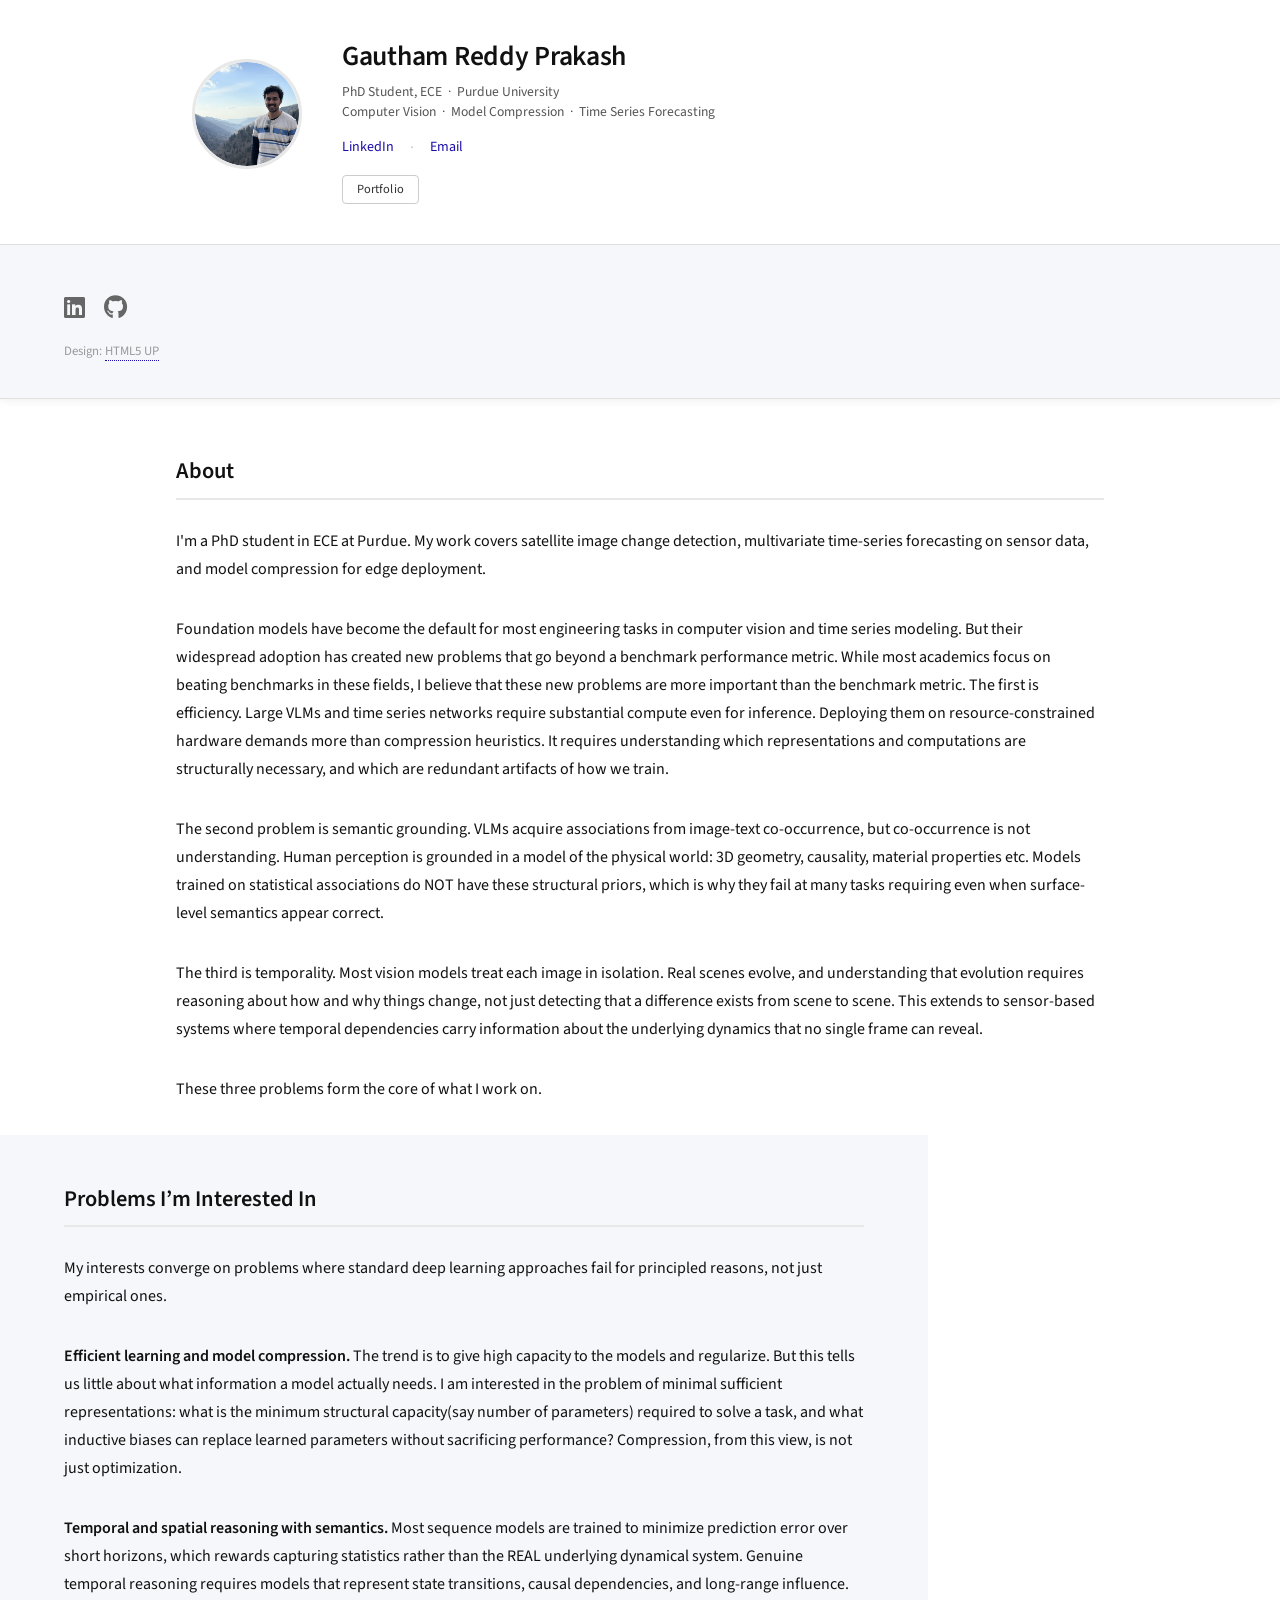
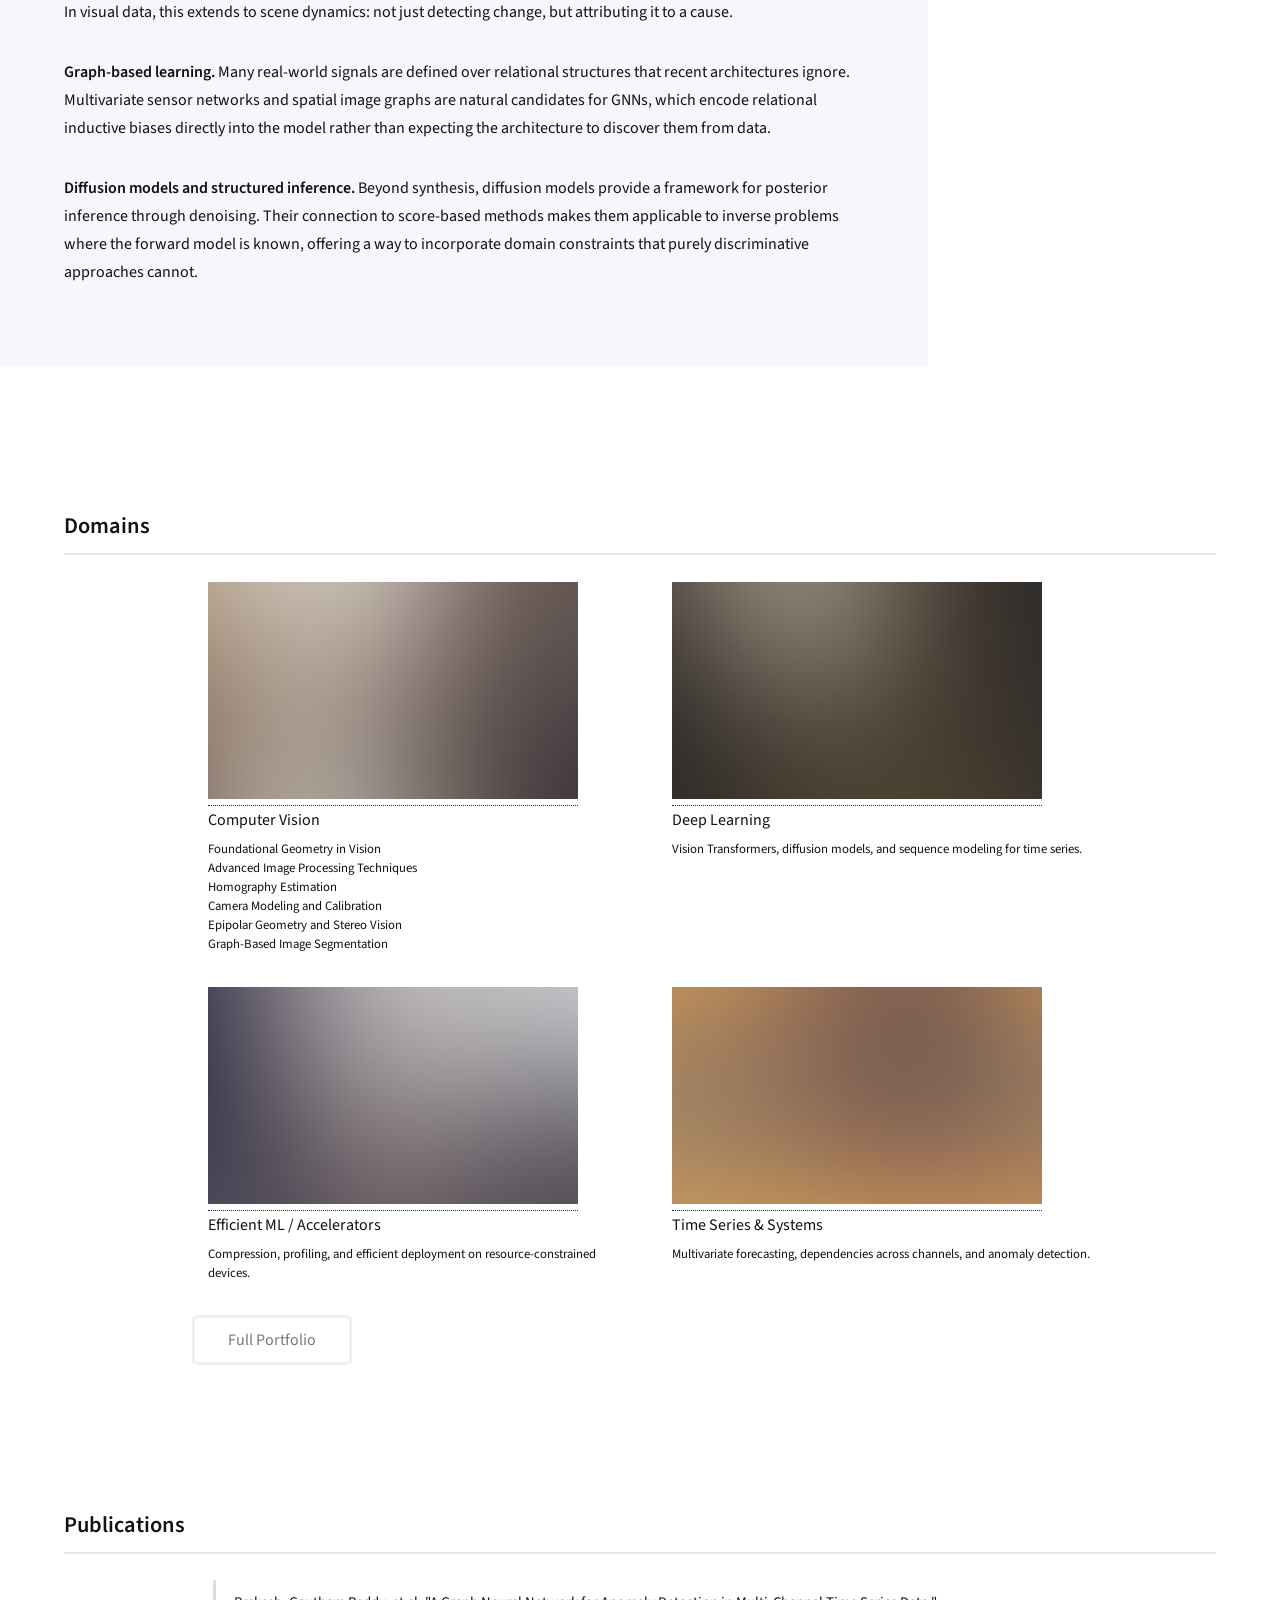
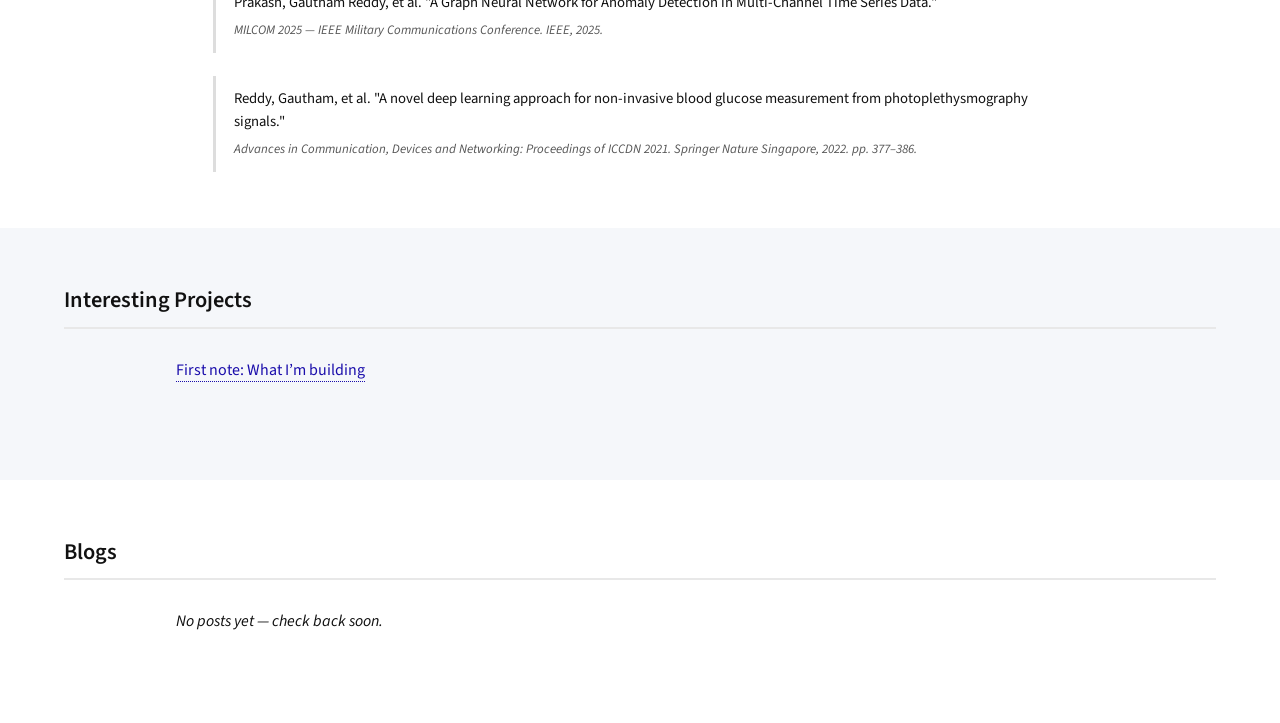
<file: index.html>
<!DOCTYPE HTML>
<!--
	Strata by HTML5 UP
	html5up.net | @ajlkn
	Free for personal and commercial use under the CCA 3.0 license (html5up.net/license)
-->
<html>
	<head>
		<title>Gautham Reddy Prakash</title>
		<meta charset="utf-8" />
		<meta name="viewport" content="width=device-width, initial-scale=1, user-scalable=no" />
		<link rel="stylesheet" href="assets/css/main.css" />
		<link rel="stylesheet" href="assets/css/custom.css" />
	</head>

	<body class="is-preload">

		<!-- Header -->
		<header id="header">
			<div class="inner">
				<a href="#" class="image avatar"><img src="images/avatar.jpg" alt="Portrait of Gautham Reddy Prakash" /></a>
				<div class="header-text">
					<h1><span class="name"><strong>Gautham Reddy Prakash</strong></span></h1>
					<p class="tagline">PhD Student, ECE &nbsp;·&nbsp; Purdue University<br/>Computer Vision &nbsp;·&nbsp; Model Compression &nbsp;·&nbsp; Time Series Forecasting</p>
					<div class="header-links">
						<a href="https://www.linkedin.com/in/gautham-reddy-prakash/" target="_blank" rel="noopener">LinkedIn</a>
						<span class="sep">·</span>
						<a href="mailto:prakashgauthamreddy@gmail.com">Email</a>
					</div>
					<ul class="actions">
						<li><a href="./portfolio.html" class="button small">Portfolio</a></li>
						<!-- Add the Curriculum Vitae link when a verified destination is available. -->
					</ul>
				</div>
			</div>
		</header>

		<!-- Main -->
		<div id="main">

			<!-- One -->
			<section id="one">
				<header class="major">
					<h2>About</h2>
				</header>

				<p>
					I'm a PhD student in ECE at Purdue. My work covers satellite image change detection,
					multivariate time-series forecasting on sensor data, and model compression for edge deployment.
				</p>

				<p>
					Foundation models have become the default for most engineering tasks in computer vision and time series modeling.
					But their widespread adoption has created new problems that go beyond a benchmark performance metric.
					While most academics focus on beating benchmarks in these fields, I believe that these new problems are more important than the benchmark metric.
					The first is efficiency. Large VLMs and time series networks require substantial compute even for inference.
					Deploying them on resource-constrained hardware demands more than compression heuristics.
					It requires understanding which representations and computations are structurally necessary,
					and which are redundant artifacts of how we train.
				</p>

				<p>
					The second problem is semantic grounding. VLMs acquire associations from
					image-text co-occurrence, but co-occurrence is not understanding. Human perception is
					grounded in a model of the physical world: 3D geometry, causality,
					material properties etc. Models trained on statistical associations do NOT have these structural priors,
					which is why they fail at many tasks requiring even when surface-level semantics appear correct.
				</p>

				<p>
					The third is temporality. Most vision models treat each image in isolation. Real scenes evolve,
					and understanding that evolution requires reasoning about how and why things change, not just
					detecting that a difference exists from scene to scene. This extends to sensor-based systems where temporal
					dependencies carry information about the underlying dynamics that no single frame can reveal.
				</p>

				<p>
					These three problems form the core of what I work on.
				</p>
				<!-- Problems of Interest -->
<section id="problems">
  <header class="major">
    <h2>Problems I’m Interested In</h2>
  </header>

  <p>
    My interests converge on problems where standard deep learning approaches fail for principled reasons,
    not just empirical ones.
  </p>

  <p>
    <b>Efficient learning and model compression.</b> The trend is to give high capacity to the models and
    regularize. But this tells us little about what information a model actually needs. I am interested in
    the problem of minimal sufficient representations: what is the minimum structural capacity(say number of parameters) required to
    solve a task, and what inductive biases can replace learned parameters without sacrificing performance?
    Compression, from this view, is not just optimization.
  </p>

  <p>
    <b>Temporal and spatial reasoning with semantics.</b> Most sequence models are trained to minimize
    prediction error over short horizons, which rewards capturing statistics rather than the REAL
    underlying dynamical system. Genuine temporal reasoning requires models that represent state transitions,
    causal dependencies, and long-range influence. In visual data, this extends to scene dynamics: not just
    detecting change, but attributing it to a cause.
  </p>

  <p>
    <b>Graph-based learning.</b> Many real-world signals are defined over relational structures that recent
    architectures ignore. Multivariate sensor networks and spatial image graphs are natural candidates for
    GNNs, which encode relational inductive biases directly into the model rather than expecting the
    architecture to discover them from data.
  </p>

  <p>
    <b>Diffusion models and structured inference.</b> Beyond synthesis, diffusion models provide a
    framework for posterior inference through denoising. Their connection to score-based methods makes
    them applicable to inverse problems where the forward model is known, offering a way to incorporate domain
    constraints that purely discriminative approaches cannot.
  </p>
</section>

			</section>

			<!-- Two -->
			<section id="two">
				<h2>Domains</h2>
				<div class="row">
					<article class="col-6 col-12-xsmall work-item">
						<a href="#"><img src="images/thumbs/01.jpg" alt="" /></a>
						<h3>Computer Vision</h3>
						<p>Foundational Geometry in Vision</p>
						<p>Advanced Image Processing Techniques</p>
						<p>Homography Estimation</p>
						<p>Camera Modeling and Calibration</p>
						<p>Epipolar Geometry and Stereo Vision</p>
						<p>Graph-Based Image Segmentation</p>
					</article>

					<article class="col-6 col-12-xsmall work-item">
						<a href="#"><img src="images/thumbs/02.jpg" alt="" /></a>
						<h3>Deep Learning</h3>
						<p>Vision Transformers, diffusion models, and sequence modeling for time series.</p>
					</article>

					<article class="col-6 col-12-xsmall work-item">
						<a href="#"><img src="images/thumbs/03.jpg" alt="" /></a>
						<h3>Efficient ML / Accelerators</h3>
						<p>Compression, profiling, and efficient deployment on resource-constrained devices.</p>
					</article>

					<article class="col-6 col-12-xsmall work-item">
						<a href="#"><img src="images/thumbs/04.jpg" alt="" /></a>
						<h3>Time Series & Systems</h3>
						<p>Multivariate forecasting, dependencies across channels, and anomaly detection.</p>
					</article>
				</div>

				<ul class="actions">
					<li><a href="./portfolio.html" class="button">Full Portfolio</a></li>
				</ul>
			</section>

			<!-- Publications (now above Interesting Projects) -->
			<section id="four">
				<h2>Publications</h2>

				<div class="publication-entry">
					Prakash, Gautham Reddy, et al. "A Graph Neural Network for Anomaly Detection in Multi-Channel Time Series Data."
					<br/><span class="publication-venue">MILCOM 2025 &mdash; IEEE Military Communications Conference. IEEE, 2025.</span>
				</div>

				<div class="publication-entry">
					Reddy, Gautham, et al. "A novel deep learning approach for non-invasive blood glucose measurement from photoplethysmography signals."
					<br/><span class="publication-venue">Advances in Communication, Devices and Networking: Proceedings of ICCDN 2021. Springer Nature Singapore, 2022. pp. 377&ndash;386.</span>
				</div>

			</section>

			<!-- Interesting Projects (renamed from Notes) -->
			<section id="three">
				<h2>Interesting Projects</h2>
				<ul class="alt">
					<li><a href="./first-note.html">First note: What I’m building</a></li>
				</ul>
			</section>

			<!-- Blogs (new) -->
			<section id="five">
				<h2>Blogs</h2>
				<p><em>No posts yet — check back soon.</em></p>
			</section>

		</div>

		<!-- Footer -->
		<footer id="footer">
			<div class="inner">
				<ul class="icons">
					<li>
						<a href="https://www.linkedin.com/in/gautham-reddy-prakash/" class="icon brands fa-linkedin">
							<span class="label">LinkedIn</span>
						</a>
					</li>
					<li>
						<a href="https://github.com/PGR-26" class="icon brands fa-github">
							<span class="label">GitHub</span>
						</a>
					</li>
				</ul>
				<ul class="copyright">
					<li>Design: <a href="http://html5up.net">HTML5 UP</a></li>
				</ul>
			</div>
		</footer>

		<!-- Scripts -->
		<script src="assets/js/jquery.min.js"></script>
		<script src="assets/js/jquery.poptrox.min.js"></script>
		<script src="assets/js/browser.min.js"></script>
		<script src="assets/js/breakpoints.min.js"></script>
		<script src="assets/js/util.js"></script>
		<script src="assets/js/main.js"></script>

	</body>
</html>
</file>
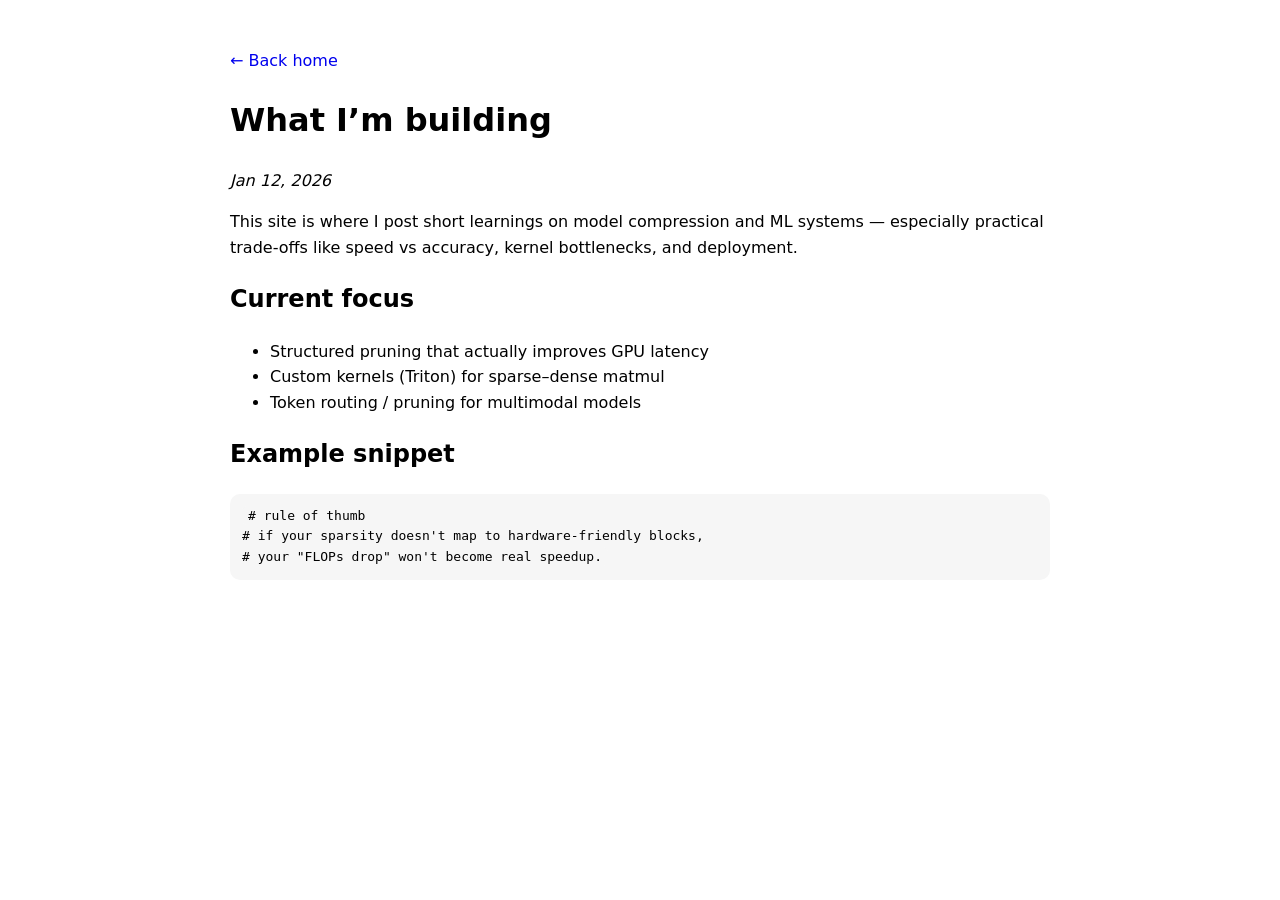
<file: first-note.html>
<!doctype html>
<html>
  <head>
    <meta charset="utf-8" />
    <meta name="viewport" content="width=device-width,initial-scale=1" />
    <title>First Note</title>
    <style>
      body { font-family: system-ui, -apple-system, Segoe UI, Roboto, Arial, sans-serif; max-width: 820px; margin: 48px auto; padding: 0 16px; line-height: 1.6; }
      a { text-decoration: none; }
      a:hover { text-decoration: underline; }
      code { background: #f6f6f6; padding: 2px 6px; border-radius: 6px; }
      pre { background: #f6f6f6; padding: 12px; border-radius: 10px; overflow-x: auto; }
    </style>
  </head>
  <body>
    <p><a href="./index.html">← Back home</a></p>
    <h1>What I’m building</h1>
    <p><em>Jan 12, 2026</em></p>

    <p>
      This site is where I post short learnings on model compression and ML systems — especially
      practical trade-offs like speed vs accuracy, kernel bottlenecks, and deployment.
    </p>

    <h2>Current focus</h2>
    <ul>
      <li>Structured pruning that actually improves GPU latency</li>
      <li>Custom kernels (Triton) for sparse–dense matmul</li>
      <li>Token routing / pruning for multimodal models</li>
    </ul>

    <h2>Example snippet</h2>
    <pre><code># rule of thumb
# if your sparsity doesn't map to hardware-friendly blocks,
# your "FLOPs drop" won't become real speedup.</code></pre>
  </body>
</html>
</file>
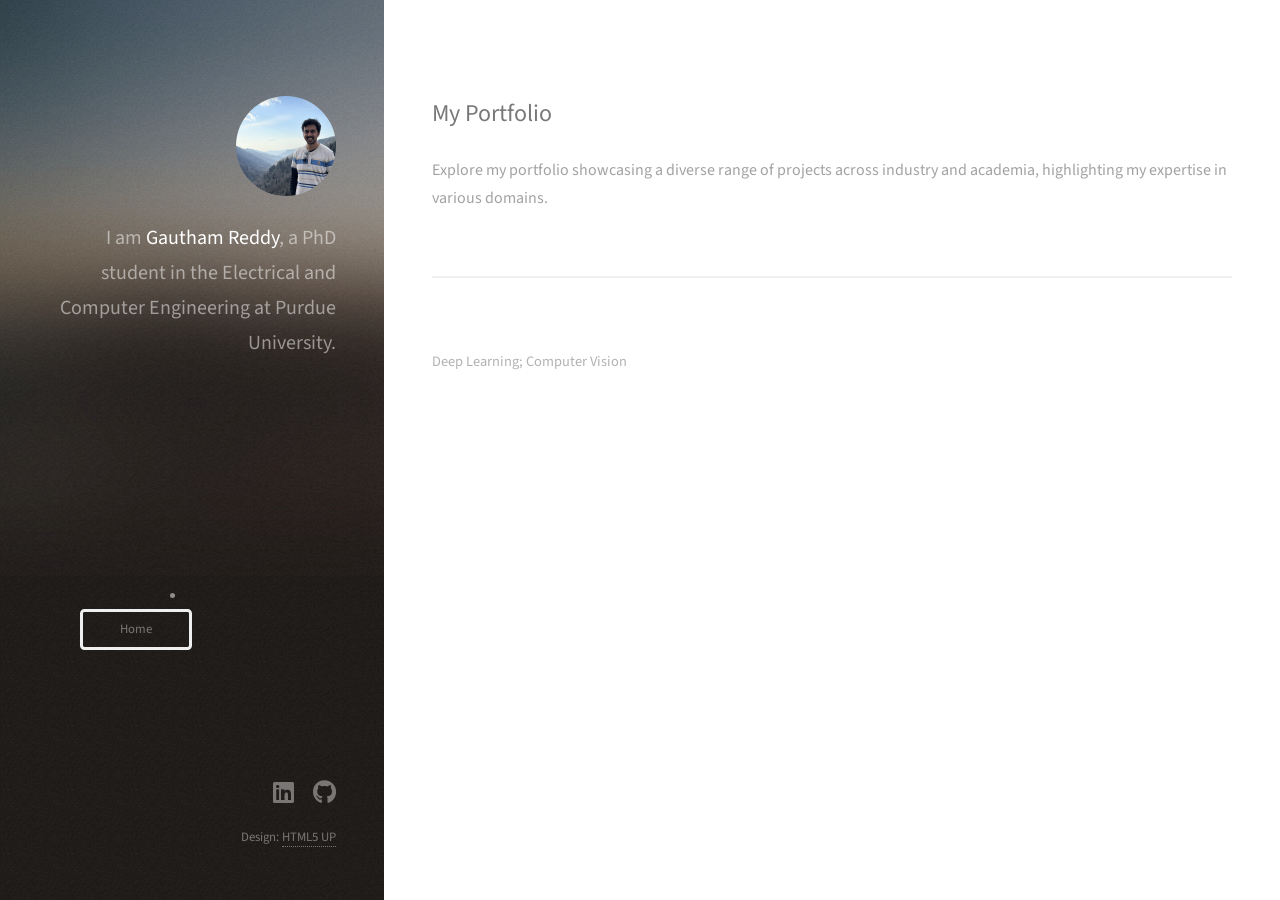
<file: portfolio.html>
<!DOCTYPE HTML>

<html>
    <head>
		<title>Gautham Reddy P</title>
		<meta charset="utf-8" />
		<meta name="viewport" content="width=device-width, initial-scale=1, user-scalable=no" />
		<link rel="stylesheet" href="assets/css/main.css" />
    </head>

    <body class="is-preload">
        <!-- Header -->
			<header id="header">
				<div class="inner">
					<a href="#" class="image avatar"><img src="images/avatar.jpg" alt="" /></a>
					<h1>I am <strong>Gautham Reddy</strong>, a PhD student in the Electrical and Computer Engineering at Purdue University.
					</h1>
				</div>
				<div class="row">
					<div class="col-6 col-12-small">
						<li><a href="./index.html" class="button small fit">Home</a></li>
					</div>
					<!-- Add the Curriculum Vitae link when a verified destination is available. -->
				</div>
				<br/>
				<br/>
				<br/>
				<br/>
			</header>

		<!-- Main -->
        <div id="main">
            <h2>My Portfolio</h2>
			<p>Explore my portfolio showcasing a diverse range of projects across industry and academia, highlighting my expertise in various domains.</p>
							
                <section>
					<header>
					    <h4></h4>
						<p>Deep Learning; Computer Vision</p>
					</header>
					<p></p>
		        </section>

        <!-- Footer -->
			<footer id="footer">
				<div class="inner">
					<ul class="icons">
						<li><a href="https://www.linkedin.com/in/gautham-reddy-prakash/" class="icon brands fa-linkedin"><span class="label">Linked</span></a></li>
						<li><a href="https://github.com/PGR-26" class="icon brands fa-github"><span class="label">Github</span></a></li>
					</ul>
					<ul class="copyright">
						<li>Design: <a href="http://html5up.net">HTML5 UP</a></li>
					</ul>
				</div>
			</footer>

		<!-- Scripts -->
			<script src="assets/js/jquery.min.js"></script>
			<script src="assets/js/jquery.poptrox.min.js"></script>
			<script src="assets/js/browser.min.js"></script>
			<script src="assets/js/breakpoints.min.js"></script>
			<script src="assets/js/util.js"></script>
			<script src="assets/js/main.js"></script>					
    </body>

</html>
</file>
<file: assets/css/custom.css>
/*
 * custom.css
 * Overrides for pgr-26.github.io
 */

/* --- Colors --- */

body, input, select, textarea {
    color: #111;
}

a {
    color: #1a0dab;
    border-bottom-color: #1a0dab;
}

a:hover {
    color: #1a0dab !important;
    border-bottom-color: transparent;
}

strong, b {
    color: #111;
    font-weight: 600;
}

h1, h2, h3, h4, h5, h6 {
    color: #111;
}

/* --- Cover photo --- */

#cover {
    width: 100%;
    height: 42vh;
    min-height: 240px;
    max-height: 480px;
    overflow: hidden;
    display: block;
    line-height: 0;
}

#cover img {
    width: 100%;
    height: 100%;
    object-fit: cover;
    object-position: center 60%;
    display: block;
}

/* --- Header: horizontal layout, modern look --- */

#header {
    background-color: #fff;
    background-image: none;
    color: #111;
    left: auto;
    top: auto;
    position: relative;
    width: 100%;
    height: auto;
    text-align: left;
    padding: 0;
    border-bottom: solid 1px #e0e0e0;
    display: block;
    box-shadow: 0 2px 8px rgba(0,0,0,0.06);
}

#header > .inner {
    display: flex;
    flex-direction: row;
    align-items: center;
    gap: 2.5em;
    padding: 2.5em 4em;
    max-width: 64em;
    margin: 0 auto;
}

/* Avatar: circular, larger */
#header .image.avatar {
    flex-shrink: 0;
    width: 110px;
    height: 110px;
    border-radius: 50%;
    overflow: hidden;
    border: 3px solid #e8e8e8;
    display: block;
}

#header .image.avatar img {
    width: 100%;
    height: 100%;
    object-fit: cover;
    border-radius: 50%;
}

/* Text content beside avatar */
#header .header-text {
    flex: 1;
}

#header strong, #header b {
    color: #111;
}

#header h1, #header h2, #header h3, #header h4, #header h5, #header h6 {
    color: #111;
}

#header h1 {
    color: #111;
    font-size: 1.5em;
    line-height: 1.4em;
    margin: 0 0 0.3em 0;
}

#header h1 .name {
    font-size: 1.15em;
    font-weight: 700;
    letter-spacing: -0.01em;
}

#header .tagline {
    color: #555;
    font-size: 0.85em;
    margin: 0 0 0.75em 0;
    line-height: 1.5em;
}

#header .header-links {
    display: flex;
    align-items: center;
    gap: 1em;
    flex-wrap: wrap;
    margin: 0 0 0.85em 0;
}

#header .header-links a {
    color: #1a0dab;
    border-bottom: none;
    font-size: 0.88em;
    text-decoration: none;
}

#header .header-links a:hover {
    text-decoration: underline;
    color: #1a0dab !important;
}

#header .header-links .sep {
    color: #ccc;
}

/* Small pill buttons */
#header .actions {
    margin: 0;
    padding: 0;
    list-style: none;
    display: flex;
    gap: 0.6em;
    flex-wrap: wrap;
}

#header .actions li {
    margin: 0;
    padding: 0;
}

#header .button {
    font-size: 0.78em !important;
    height: auto !important;
    line-height: 1em !important;
    padding: 0.55em 1.1em !important;
    min-width: 0 !important;
    border-radius: 4px !important;
    border: solid 1.5px #ccc !important;
    color: #333 !important;
    background: #fff !important;
    letter-spacing: 0.01em;
}

#header .button:hover {
    border-color: #1a0dab !important;
    color: #1a0dab !important;
    background: #f4f4ff !important;
}

/* --- Main: no left margin, centered, full-width sections --- */

#main {
    margin-left: 0;
    max-width: none;
    padding: 0;
    width: 100%;
}

/* Each section gets its own padding and alternating background */
#main > section {
    border-top: none;
    margin: 0;
    padding: 0;
}

#main > section > .inner-section,
#main > section {
    padding: 3.5em 4em;
}

/* Section inner content max-width for readability */
#main > section > *,
#main > section > .inner-section > * {
    max-width: 58em;
    margin-left: auto;
    margin-right: auto;
}

/* Override the base border-top on sections */
#main > section {
    border-top: none !important;
    margin-top: 0 !important;
    padding-top: 3.5em !important;
    padding-bottom: 3.5em !important;
    padding-left: 4em !important;
    padding-right: 4em !important;
}

/* Section backgrounds */
#one   { background-color: #ffffff; }
#problems { background-color: #f5f7fa; }
#two   { background-color: #ffffff; }
#three { background-color: #f5f7fa; }
#four  { background-color: #ffffff; }

/* Constrain content width within sections */
#one > *, #two > *, #three > *, #four > * {
    max-width: 58em;
    margin-left: auto;
    margin-right: auto;
    display: block;
}

/* But keep grid rows as-is */
#two .row {
    display: flex;
    flex-wrap: wrap;
}

/* Problems section is nested, give it its own padding */
#problems {
    padding: 3em 4em !important;
    margin: 2em -4em !important;
}

/* Section heading style */
#main header.major h2 {
    font-size: 1.4em;
    font-weight: 600;
    border-bottom: 2px solid #e8e8e8;
    padding-bottom: 0.4em;
    margin-bottom: 1.2em;
}

#main h2 {
    font-size: 1.4em;
    font-weight: 600;
    border-bottom: 2px solid #e8e8e8;
    padding-bottom: 0.4em;
    margin-bottom: 1.2em;
}

/* Button hover: blue instead of teal */
.button:hover {
    border-color: #1a0dab;
    color: #1a0dab !important;
}

.button:active {
    background-color: rgba(26, 13, 171, 0.08);
    border-color: #1a0dab;
    color: #1a0dab !important;
}

/* Publication entries */
.publication-entry {
    border-left: 3px solid #ddd;
    padding: 0.75em 0 0.75em 1.2em;
    margin-bottom: 1.5em;
    line-height: 1.6em;
    font-size: 0.92em;
}

.publication-entry:last-child {
    margin-bottom: 0;
}

.publication-venue {
    display: inline-block;
    margin-top: 0.3em;
    font-size: 0.88em;
    color: #555;
    font-style: italic;
}

/* Footer: white background, visible text */
#footer {
    background-color: #f5f7fa;
    background-image: none;
    color: #666;
    position: relative;
    left: auto;
    bottom: auto;
    width: 100%;
    padding: 2em 4em;
    text-align: left;
    border-top: solid 1px #e0e0e0;
}

#footer .icons a {
    color: #666;
}

#footer .icons a:hover {
    color: #1a0dab;
}

#footer .copyright {
    color: #999;
}

#footer .copyright a {
    color: #999;
}

/* Responsive */
@media screen and (max-width: 736px) {
    #header > .inner {
        flex-direction: column;
        align-items: flex-start;
        padding: 2em 1.5em;
        gap: 1.2em;
    }

    #main > section {
        padding-left: 1.5em !important;
        padding-right: 1.5em !important;
    }

    #problems {
        margin: 1.5em -1.5em !important;
        padding: 2em 1.5em !important;
    }

    #footer {
        padding: 2em 1.5em;
    }
}
</file>
<file: assets/css/main.css>
@import url("fontawesome-all.min.css");
@import url("https://fonts.googleapis.com/css?family=Source+Sans+Pro:400,400italic");

/*
	Strata by HTML5 UP
	html5up.net | @ajlkn
	Free for personal and commercial use under the CCA 3.0 license (html5up.net/license)
*/

html, body, div, span, applet, object,
iframe, h1, h2, h3, h4, h5, h6, p, blockquote,
pre, a, abbr, acronym, address, big, cite,
code, del, dfn, em, img, ins, kbd, q, s, samp,
small, strike, strong, sub, sup, tt, var, b,
u, i, center, dl, dt, dd, ol, ul, li, fieldset,
form, label, legend, table, caption, tbody,
tfoot, thead, tr, th, td, article, aside,
canvas, details, embed, figure, figcaption,
footer, header, hgroup, menu, nav, output, ruby,
section, summary, time, mark, audio, video {
	margin: 0;
	padding: 0;
	border: 0;
	font-size: 100%;
	font: inherit;
	vertical-align: baseline;}

article, aside, details, figcaption, figure,
footer, header, hgroup, menu, nav, section {
	display: block;}

body {
	line-height: 1;
}

ol, ul {
	list-style: none;
}

blockquote, q {
	quotes: none;
}

	blockquote:before, blockquote:after, q:before, q:after {
		content: '';
		content: none;
	}

table {
	border-collapse: collapse;
	border-spacing: 0;
}

body {
	-webkit-text-size-adjust: none;
}

mark {
	background-color: transparent;
	color: inherit;
}

input::-moz-focus-inner {
	border: 0;
	padding: 0;
}

input, select, textarea {
	-moz-appearance: none;
	-webkit-appearance: none;
	-ms-appearance: none;
	appearance: none;
}

/* Basic */

	html {
		box-sizing: border-box;
	}

	*, *:before, *:after {
		box-sizing: inherit;
	}

	body {
		background: #fff;
	}

		body.is-preload *, body.is-preload *:before, body.is-preload *:after {
			-moz-animation: none !important;
			-webkit-animation: none !important;
			-ms-animation: none !important;
			animation: none !important;
			-moz-transition: none !important;
			-webkit-transition: none !important;
			-ms-transition: none !important;
			transition: none !important;
		}

	body, input, select, textarea {
		color: #a2a2a2;
		font-family: "Source Sans Pro", Helvetica, sans-serif;
		font-size: 16pt;
		font-weight: 400;
		line-height: 1.75em;
	}

	a {
		-moz-transition: color 0.2s ease-in-out, border-color 0.2s ease-in-out;
		-webkit-transition: color 0.2s ease-in-out, border-color 0.2s ease-in-out;
		-ms-transition: color 0.2s ease-in-out, border-color 0.2s ease-in-out;
		transition: color 0.2s ease-in-out, border-color 0.2s ease-in-out;
		border-bottom: dotted 1px;
		color: #49bf9d;
		text-decoration: none;
	}

		a:hover {
			border-bottom-color: transparent;
			color: #49bf9d !important;
			text-decoration: none;
		}

	strong, b {
		color: #787878;
		font-weight: 400;
	}

	em, i {
		font-style: italic;
	}

	p {
		margin: 0 0 2em 0;
	}

	h1, h2, h3, h4, h5, h6 {
		color: #787878;
		font-weight: 400;
		line-height: 1em;
		margin: 0 0 1em 0;
	}

		h1 a, h2 a, h3 a, h4 a, h5 a, h6 a {
			color: inherit;
			text-decoration: none;
		}

	h1 {
		font-size: 2em;
		line-height: 1.5em;
	}

	h2 {
		font-size: 1.5em;
		line-height: 1.5em;
	}

	h3 {
		font-size: 1.25em;
		line-height: 1.5em;
	}

	h4 {
		font-size: 1.1em;
		line-height: 1.5em;
	}

	h5 {
		font-size: 0.9em;
		line-height: 1.5em;
	}

	h6 {
		font-size: 0.7em;
		line-height: 1.5em;
	}

	sub {
		font-size: 0.8em;
		position: relative;
		top: 0.5em;
	}

	sup {
		font-size: 0.8em;
		position: relative;
		top: -0.5em;
	}

	hr {
		border: 0;
		border-bottom: solid 2px #efefef;
		margin: 2em 0;
	}

		hr.major {
			margin: 3em 0;
		}

	blockquote {
		border-left: solid 6px #efefef;
		font-style: italic;
		margin: 0 0 2em 0;
		padding: 0.5em 0 0.5em 1.5em;
	}

	code {
		background: #f7f7f7;
		border-radius: 0.35em;
		border: solid 2px #efefef;
		font-family: "Courier New", monospace;
		font-size: 0.9em;
		margin: 0 0.25em;
		padding: 0.25em 0.65em;
	}

	pre {
		-webkit-overflow-scrolling: touch;
		font-family: "Courier New", monospace;
		font-size: 0.9em;
		margin: 0 0 2em 0;
	}

		pre code {
			display: block;
			line-height: 1.75em;
			padding: 1em 1.5em;
			overflow-x: auto;
		}

	.align-left {
		text-align: left;
	}

	.align-center {
		text-align: center;
	}

	.align-right {
		text-align: right;
	}

/* Container */

	.container {
		margin: 0 auto;
		max-width: calc(100% - 4em);
		width: 100%;
	}

		.container.xsmall {
			width: 25%;
		}

		.container.small {
			width: 50%;
		}

		.container.medium {
			width: 75%;
		}

		.container.large {
			width: 125%;
		}

		.container.xlarge {
			width: 150%;
		}

		.container.max {
			width: 100%;
		}

		@media screen and (max-width: 980px) {

			.container {
				width: 100% !important;
				max-width: 100% !important;
			}

		}

		@media screen and (max-width: 480px) {

			.container {
				max-width: calc(100% - 3em);
			}

		}

/* Row */

	.row {
		display: flex;
		flex-wrap: wrap;
		box-sizing: border-box;
		align-items: stretch;
	}

		.row > * {
			box-sizing: border-box;
		}

		.row.gtr-uniform > * > :last-child {
			margin-bottom: 0;
		}

		.row.aln-left {
			justify-content: flex-start;
		}

		.row.aln-center {
			justify-content: center;
		}

		.row.aln-right {
			justify-content: flex-end;
		}

		.row.aln-top {
			align-items: flex-start;
		}

		.row.aln-middle {
			align-items: center;
		}

		.row.aln-bottom {
			align-items: flex-end;
		}

		.row > .imp {
			order: -1;
		}

		.row > .col-1 {
			width: 8.33333%;
		}

		.row > .off-1 {
			margin-left: 8.33333%;
		}

		.row > .col-2 {
			width: 16.66667%;
		}

		.row > .off-2 {
			margin-left: 16.66667%;
		}

		.row > .col-3 {
			width: 25%;
		}

		.row > .off-3 {
			margin-left: 25%;
		}

		.row > .col-4 {
			width: 33.33333%;
		}

		.row > .off-4 {
			margin-left: 33.33333%;
		}

		.row > .col-5 {
			width: 41.66667%;
		}

		.row > .off-5 {
			margin-left: 41.66667%;
		}

		.row > .col-6 {
			width: 50%;
		}

		.row > .off-6 {
			margin-left: 50%;
		}

		.row > .col-7 {
			width: 58.33333%;
		}

		.row > .off-7 {
			margin-left: 58.33333%;
		}

		.row > .col-8 {
			width: 66.66667%;
		}

		.row > .off-8 {
			margin-left: 66.66667%;
		}

		.row > .col-9 {
			width: 75%;
		}

		.row > .off-9 {
			margin-left: 75%;
		}

		.row > .col-10 {
			width: 83.33333%;
		}

		.row > .off-10 {
			margin-left: 83.33333%;
		}

		.row > .col-11 {
			width: 91.66667%;
		}

		.row > .off-11 {
			margin-left: 91.66667%;
		}

		.row > .col-12 {
			width: 100%;
		}

		.row > .off-12 {
			margin-left: 100%;
		}

		.row.gtr-0 {
			margin-top: 0;
			margin-left: 0em;
		}

			.row.gtr-0 > * {
				padding: 0 0 0 0em;
			}

			.row.gtr-0.gtr-uniform {
				margin-top: 0em;
			}

				.row.gtr-0.gtr-uniform > * {
					padding-top: 0em;
				}

		.row.gtr-25 {
			margin-top: 0;
			margin-left: -0.625em;
		}

			.row.gtr-25 > * {
				padding: 0 0 0 0.625em;
			}

			.row.gtr-25.gtr-uniform {
				margin-top: -0.625em;
			}

				.row.gtr-25.gtr-uniform > * {
					padding-top: 0.625em;
				}

		.row.gtr-50 {
			margin-top: 0;
			margin-left: -1.25em;
		}

			.row.gtr-50 > * {
				padding: 0 0 0 1.25em;
			}

			.row.gtr-50.gtr-uniform {
				margin-top: -1.25em;
			}

				.row.gtr-50.gtr-uniform > * {
					padding-top: 1.25em;
				}

		.row {
			margin-top: 0;
			margin-left: -2.5em;
		}

			.row > * {
				padding: 0 0 0 2.5em;
			}

			.row.gtr-uniform {
				margin-top: -2.5em;
			}

				.row.gtr-uniform > * {
					padding-top: 2.5em;
				}

		.row.gtr-150 {
			margin-top: 0;
			margin-left: -3.75em;
		}

			.row.gtr-150 > * {
				padding: 0 0 0 3.75em;
			}

			.row.gtr-150.gtr-uniform {
				margin-top: -3.75em;
			}

				.row.gtr-150.gtr-uniform > * {
					padding-top: 3.75em;
				}

		.row.gtr-200 {
			margin-top: 0;
			margin-left: -5em;
		}

			.row.gtr-200 > * {
				padding: 0 0 0 5em;
			}

			.row.gtr-200.gtr-uniform {
				margin-top: -5em;
			}

				.row.gtr-200.gtr-uniform > * {
					padding-top: 5em;
				}

		@media screen and (max-width: 1800px) {

			.row {
				display: flex;
				flex-wrap: wrap;
				box-sizing: border-box;
				align-items: stretch;
			}

				.row > * {
					box-sizing: border-box;
				}

				.row.gtr-uniform > * > :last-child {
					margin-bottom: 0;
				}

				.row.aln-left {
					justify-content: flex-start;
				}

				.row.aln-center {
					justify-content: center;
				}

				.row.aln-right {
					justify-content: flex-end;
				}

				.row.aln-top {
					align-items: flex-start;
				}

				.row.aln-middle {
					align-items: center;
				}

				.row.aln-bottom {
					align-items: flex-end;
				}

				.row > .imp-xlarge {
					order: -1;
				}

				.row > .col-1-xlarge {
					width: 8.33333%;
				}

				.row > .off-1-xlarge {
					margin-left: 8.33333%;
				}

				.row > .col-2-xlarge {
					width: 16.66667%;
				}

				.row > .off-2-xlarge {
					margin-left: 16.66667%;
				}

				.row > .col-3-xlarge {
					width: 25%;
				}

				.row > .off-3-xlarge {
					margin-left: 25%;
				}

				.row > .col-4-xlarge {
					width: 33.33333%;
				}

				.row > .off-4-xlarge {
					margin-left: 33.33333%;
				}

				.row > .col-5-xlarge {
					width: 41.66667%;
				}

				.row > .off-5-xlarge {
					margin-left: 41.66667%;
				}

				.row > .col-6-xlarge {
					width: 50%;
				}

				.row > .off-6-xlarge {
					margin-left: 50%;
				}

				.row > .col-7-xlarge {
					width: 58.33333%;
				}

				.row > .off-7-xlarge {
					margin-left: 58.33333%;
				}

				.row > .col-8-xlarge {
					width: 66.66667%;
				}

				.row > .off-8-xlarge {
					margin-left: 66.66667%;
				}

				.row > .col-9-xlarge {
					width: 75%;
				}

				.row > .off-9-xlarge {
					margin-left: 75%;
				}

				.row > .col-10-xlarge {
					width: 83.33333%;
				}

				.row > .off-10-xlarge {
					margin-left: 83.33333%;
				}

				.row > .col-11-xlarge {
					width: 91.66667%;
				}

				.row > .off-11-xlarge {
					margin-left: 91.66667%;
				}

				.row > .col-12-xlarge {
					width: 100%;
				}

				.row > .off-12-xlarge {
					margin-left: 100%;
				}

				.row.gtr-0 {
					margin-top: 0;
					margin-left: 0em;
				}

					.row.gtr-0 > * {
						padding: 0 0 0 0em;
					}

					.row.gtr-0.gtr-uniform {
						margin-top: 0em;
					}

						.row.gtr-0.gtr-uniform > * {
							padding-top: 0em;
						}

				.row.gtr-25 {
					margin-top: 0;
					margin-left: -0.625em;
				}

					.row.gtr-25 > * {
						padding: 0 0 0 0.625em;
					}

					.row.gtr-25.gtr-uniform {
						margin-top: -0.625em;
					}

						.row.gtr-25.gtr-uniform > * {
							padding-top: 0.625em;
						}

				.row.gtr-50 {
					margin-top: 0;
					margin-left: -1.25em;
				}

					.row.gtr-50 > * {
						padding: 0 0 0 1.25em;
					}

					.row.gtr-50.gtr-uniform {
						margin-top: -1.25em;
					}

						.row.gtr-50.gtr-uniform > * {
							padding-top: 1.25em;
						}

				.row {
					margin-top: 0;
					margin-left: -2.5em;
				}

					.row > * {
						padding: 0 0 0 2.5em;
					}

					.row.gtr-uniform {
						margin-top: -2.5em;
					}

						.row.gtr-uniform > * {
							padding-top: 2.5em;
						}

				.row.gtr-150 {
					margin-top: 0;
					margin-left: -3.75em;
				}

					.row.gtr-150 > * {
						padding: 0 0 0 3.75em;
					}

					.row.gtr-150.gtr-uniform {
						margin-top: -3.75em;
					}

						.row.gtr-150.gtr-uniform > * {
							padding-top: 3.75em;
						}

				.row.gtr-200 {
					margin-top: 0;
					margin-left: -5em;
				}

					.row.gtr-200 > * {
						padding: 0 0 0 5em;
					}

					.row.gtr-200.gtr-uniform {
						margin-top: -5em;
					}

						.row.gtr-200.gtr-uniform > * {
							padding-top: 5em;
						}

		}

		@media screen and (max-width: 1280px) {

			.row {
				display: flex;
				flex-wrap: wrap;
				box-sizing: border-box;
				align-items: stretch;
			}

				.row > * {
					box-sizing: border-box;
				}

				.row.gtr-uniform > * > :last-child {
					margin-bottom: 0;
				}

				.row.aln-left {
					justify-content: flex-start;
				}

				.row.aln-center {
					justify-content: center;
				}

				.row.aln-right {
					justify-content: flex-end;
				}

				.row.aln-top {
					align-items: flex-start;
				}

				.row.aln-middle {
					align-items: center;
				}

				.row.aln-bottom {
					align-items: flex-end;
				}

				.row > .imp-large {
					order: -1;
				}

				.row > .col-1-large {
					width: 8.33333%;
				}

				.row > .off-1-large {
					margin-left: 8.33333%;
				}

				.row > .col-2-large {
					width: 16.66667%;
				}

				.row > .off-2-large {
					margin-left: 16.66667%;
				}

				.row > .col-3-large {
					width: 25%;
				}

				.row > .off-3-large {
					margin-left: 25%;
				}

				.row > .col-4-large {
					width: 33.33333%;
				}

				.row > .off-4-large {
					margin-left: 33.33333%;
				}

				.row > .col-5-large {
					width: 41.66667%;
				}

				.row > .off-5-large {
					margin-left: 41.66667%;
				}

				.row > .col-6-large {
					width: 50%;
				}

				.row > .off-6-large {
					margin-left: 50%;
				}

				.row > .col-7-large {
					width: 58.33333%;
				}

				.row > .off-7-large {
					margin-left: 58.33333%;
				}

				.row > .col-8-large {
					width: 66.66667%;
				}

				.row > .off-8-large {
					margin-left: 66.66667%;
				}

				.row > .col-9-large {
					width: 75%;
				}

				.row > .off-9-large {
					margin-left: 75%;
				}

				.row > .col-10-large {
					width: 83.33333%;
				}

				.row > .off-10-large {
					margin-left: 83.33333%;
				}

				.row > .col-11-large {
					width: 91.66667%;
				}

				.row > .off-11-large {
					margin-left: 91.66667%;
				}

				.row > .col-12-large {
					width: 100%;
				}

				.row > .off-12-large {
					margin-left: 100%;
				}

				.row.gtr-0 {
					margin-top: 0;
					margin-left: 0em;
				}

					.row.gtr-0 > * {
						padding: 0 0 0 0em;
					}

					.row.gtr-0.gtr-uniform {
						margin-top: 0em;
					}

						.row.gtr-0.gtr-uniform > * {
							padding-top: 0em;
						}

				.row.gtr-25 {
					margin-top: 0;
					margin-left: -0.5em;
				}

					.row.gtr-25 > * {
						padding: 0 0 0 0.5em;
					}

					.row.gtr-25.gtr-uniform {
						margin-top: -0.5em;
					}

						.row.gtr-25.gtr-uniform > * {
							padding-top: 0.5em;
						}

				.row.gtr-50 {
					margin-top: 0;
					margin-left: -1em;
				}

					.row.gtr-50 > * {
						padding: 0 0 0 1em;
					}

					.row.gtr-50.gtr-uniform {
						margin-top: -1em;
					}

						.row.gtr-50.gtr-uniform > * {
							padding-top: 1em;
						}

				.row {
					margin-top: 0;
					margin-left: -2em;
				}

					.row > * {
						padding: 0 0 0 2em;
					}

					.row.gtr-uniform {
						margin-top: -2em;
					}

						.row.gtr-uniform > * {
							padding-top: 2em;
						}

				.row.gtr-150 {
					margin-top: 0;
					margin-left: -3em;
				}

					.row.gtr-150 > * {
						padding: 0 0 0 3em;
					}

					.row.gtr-150.gtr-uniform {
						margin-top: -3em;
					}

						.row.gtr-150.gtr-uniform > * {
							padding-top: 3em;
						}

				.row.gtr-200 {
					margin-top: 0;
					margin-left: -4em;
				}

					.row.gtr-200 > * {
						padding: 0 0 0 4em;
					}

					.row.gtr-200.gtr-uniform {
						margin-top: -4em;
					}

						.row.gtr-200.gtr-uniform > * {
							padding-top: 4em;
						}

		}

		@media screen and (max-width: 980px) {

			.row {
				display: flex;
				flex-wrap: wrap;
				box-sizing: border-box;
				align-items: stretch;
			}

				.row > * {
					box-sizing: border-box;
				}

				.row.gtr-uniform > * > :last-child {
					margin-bottom: 0;
				}

				.row.aln-left {
					justify-content: flex-start;
				}

				.row.aln-center {
					justify-content: center;
				}

				.row.aln-right {
					justify-content: flex-end;
				}

				.row.aln-top {
					align-items: flex-start;
				}

				.row.aln-middle {
					align-items: center;
				}

				.row.aln-bottom {
					align-items: flex-end;
				}

				.row > .imp-medium {
					order: -1;
				}

				.row > .col-1-medium {
					width: 8.33333%;
				}

				.row > .off-1-medium {
					margin-left: 8.33333%;
				}

				.row > .col-2-medium {
					width: 16.66667%;
				}

				.row > .off-2-medium {
					margin-left: 16.66667%;
				}

				.row > .col-3-medium {
					width: 25%;
				}

				.row > .off-3-medium {
					margin-left: 25%;
				}

				.row > .col-4-medium {
					width: 33.33333%;
				}

				.row > .off-4-medium {
					margin-left: 33.33333%;
				}

				.row > .col-5-medium {
					width: 41.66667%;
				}

				.row > .off-5-medium {
					margin-left: 41.66667%;
				}

				.row > .col-6-medium {
					width: 50%;
				}

				.row > .off-6-medium {
					margin-left: 50%;
				}

				.row > .col-7-medium {
					width: 58.33333%;
				}

				.row > .off-7-medium {
					margin-left: 58.33333%;
				}

				.row > .col-8-medium {
					width: 66.66667%;
				}

				.row > .off-8-medium {
					margin-left: 66.66667%;
				}

				.row > .col-9-medium {
					width: 75%;
				}

				.row > .off-9-medium {
					margin-left: 75%;
				}

				.row > .col-10-medium {
					width: 83.33333%;
				}

				.row > .off-10-medium {
					margin-left: 83.33333%;
				}

				.row > .col-11-medium {
					width: 91.66667%;
				}

				.row > .off-11-medium {
					margin-left: 91.66667%;
				}

				.row > .col-12-medium {
					width: 100%;
				}

				.row > .off-12-medium {
					margin-left: 100%;
				}

				.row.gtr-0 {
					margin-top: 0;
					margin-left: 0em;
				}

					.row.gtr-0 > * {
						padding: 0 0 0 0em;
					}

					.row.gtr-0.gtr-uniform {
						margin-top: 0em;
					}

						.row.gtr-0.gtr-uniform > * {
							padding-top: 0em;
						}

				.row.gtr-25 {
					margin-top: 0;
					margin-left: -0.5em;
				}

					.row.gtr-25 > * {
						padding: 0 0 0 0.5em;
					}

					.row.gtr-25.gtr-uniform {
						margin-top: -0.5em;
					}

						.row.gtr-25.gtr-uniform > * {
							padding-top: 0.5em;
						}

				.row.gtr-50 {
					margin-top: 0;
					margin-left: -1em;
				}

					.row.gtr-50 > * {
						padding: 0 0 0 1em;
					}

					.row.gtr-50.gtr-uniform {
						margin-top: -1em;
					}

						.row.gtr-50.gtr-uniform > * {
							padding-top: 1em;
						}

				.row {
					margin-top: 0;
					margin-left: -2em;
				}

					.row > * {
						padding: 0 0 0 2em;
					}

					.row.gtr-uniform {
						margin-top: -2em;
					}

						.row.gtr-uniform > * {
							padding-top: 2em;
						}

				.row.gtr-150 {
					margin-top: 0;
					margin-left: -3em;
				}

					.row.gtr-150 > * {
						padding: 0 0 0 3em;
					}

					.row.gtr-150.gtr-uniform {
						margin-top: -3em;
					}

						.row.gtr-150.gtr-uniform > * {
							padding-top: 3em;
						}

				.row.gtr-200 {
					margin-top: 0;
					margin-left: -4em;
				}

					.row.gtr-200 > * {
						padding: 0 0 0 4em;
					}

					.row.gtr-200.gtr-uniform {
						margin-top: -4em;
					}

						.row.gtr-200.gtr-uniform > * {
							padding-top: 4em;
						}

		}

		@media screen and (max-width: 736px) {

			.row {
				display: flex;
				flex-wrap: wrap;
				box-sizing: border-box;
				align-items: stretch;
			}

				.row > * {
					box-sizing: border-box;
				}

				.row.gtr-uniform > * > :last-child {
					margin-bottom: 0;
				}

				.row.aln-left {
					justify-content: flex-start;
				}

				.row.aln-center {
					justify-content: center;
				}

				.row.aln-right {
					justify-content: flex-end;
				}

				.row.aln-top {
					align-items: flex-start;
				}

				.row.aln-middle {
					align-items: center;
				}

				.row.aln-bottom {
					align-items: flex-end;
				}

				.row > .imp-small {
					order: -1;
				}

				.row > .col-1-small {
					width: 8.33333%;
				}

				.row > .off-1-small {
					margin-left: 8.33333%;
				}

				.row > .col-2-small {
					width: 16.66667%;
				}

				.row > .off-2-small {
					margin-left: 16.66667%;
				}

				.row > .col-3-small {
					width: 25%;
				}

				.row > .off-3-small {
					margin-left: 25%;
				}

				.row > .col-4-small {
					width: 33.33333%;
				}

				.row > .off-4-small {
					margin-left: 33.33333%;
				}

				.row > .col-5-small {
					width: 41.66667%;
				}

				.row > .off-5-small {
					margin-left: 41.66667%;
				}

				.row > .col-6-small {
					width: 50%;
				}

				.row > .off-6-small {
					margin-left: 50%;
				}

				.row > .col-7-small {
					width: 58.33333%;
				}

				.row > .off-7-small {
					margin-left: 58.33333%;
				}

				.row > .col-8-small {
					width: 66.66667%;
				}

				.row > .off-8-small {
					margin-left: 66.66667%;
				}

				.row > .col-9-small {
					width: 75%;
				}

				.row > .off-9-small {
					margin-left: 75%;
				}

				.row > .col-10-small {
					width: 83.33333%;
				}

				.row > .off-10-small {
					margin-left: 83.33333%;
				}

				.row > .col-11-small {
					width: 91.66667%;
				}

				.row > .off-11-small {
					margin-left: 91.66667%;
				}

				.row > .col-12-small {
					width: 100%;
				}

				.row > .off-12-small {
					margin-left: 100%;
				}

				.row.gtr-0 {
					margin-top: 0;
					margin-left: 0em;
				}

					.row.gtr-0 > * {
						padding: 0 0 0 0em;
					}

					.row.gtr-0.gtr-uniform {
						margin-top: 0em;
					}

						.row.gtr-0.gtr-uniform > * {
							padding-top: 0em;
						}

				.row.gtr-25 {
					margin-top: 0;
					margin-left: -0.375em;
				}

					.row.gtr-25 > * {
						padding: 0 0 0 0.375em;
					}

					.row.gtr-25.gtr-uniform {
						margin-top: -0.375em;
					}

						.row.gtr-25.gtr-uniform > * {
							padding-top: 0.375em;
						}

				.row.gtr-50 {
					margin-top: 0;
					margin-left: -0.75em;
				}

					.row.gtr-50 > * {
						padding: 0 0 0 0.75em;
					}

					.row.gtr-50.gtr-uniform {
						margin-top: -0.75em;
					}

						.row.gtr-50.gtr-uniform > * {
							padding-top: 0.75em;
						}

				.row {
					margin-top: 0;
					margin-left: -1.5em;
				}

					.row > * {
						padding: 0 0 0 1.5em;
					}

					.row.gtr-uniform {
						margin-top: -1.5em;
					}

						.row.gtr-uniform > * {
							padding-top: 1.5em;
						}

				.row.gtr-150 {
					margin-top: 0;
					margin-left: -2.25em;
				}

					.row.gtr-150 > * {
						padding: 0 0 0 2.25em;
					}

					.row.gtr-150.gtr-uniform {
						margin-top: -2.25em;
					}

						.row.gtr-150.gtr-uniform > * {
							padding-top: 2.25em;
						}

				.row.gtr-200 {
					margin-top: 0;
					margin-left: -3em;
				}

					.row.gtr-200 > * {
						padding: 0 0 0 3em;
					}

					.row.gtr-200.gtr-uniform {
						margin-top: -3em;
					}

						.row.gtr-200.gtr-uniform > * {
							padding-top: 3em;
						}

		}

		@media screen and (max-width: 480px) {

			.row {
				display: flex;
				flex-wrap: wrap;
				box-sizing: border-box;
				align-items: stretch;
			}

				.row > * {
					box-sizing: border-box;
				}

				.row.gtr-uniform > * > :last-child {
					margin-bottom: 0;
				}

				.row.aln-left {
					justify-content: flex-start;
				}

				.row.aln-center {
					justify-content: center;
				}

				.row.aln-right {
					justify-content: flex-end;
				}

				.row.aln-top {
					align-items: flex-start;
				}

				.row.aln-middle {
					align-items: center;
				}

				.row.aln-bottom {
					align-items: flex-end;
				}

				.row > .imp-xsmall {
					order: -1;
				}

				.row > .col-1-xsmall {
					width: 8.33333%;
				}

				.row > .off-1-xsmall {
					margin-left: 8.33333%;
				}

				.row > .col-2-xsmall {
					width: 16.66667%;
				}

				.row > .off-2-xsmall {
					margin-left: 16.66667%;
				}

				.row > .col-3-xsmall {
					width: 25%;
				}

				.row > .off-3-xsmall {
					margin-left: 25%;
				}

				.row > .col-4-xsmall {
					width: 33.33333%;
				}

				.row > .off-4-xsmall {
					margin-left: 33.33333%;
				}

				.row > .col-5-xsmall {
					width: 41.66667%;
				}

				.row > .off-5-xsmall {
					margin-left: 41.66667%;
				}

				.row > .col-6-xsmall {
					width: 50%;
				}

				.row > .off-6-xsmall {
					margin-left: 50%;
				}

				.row > .col-7-xsmall {
					width: 58.33333%;
				}

				.row > .off-7-xsmall {
					margin-left: 58.33333%;
				}

				.row > .col-8-xsmall {
					width: 66.66667%;
				}

				.row > .off-8-xsmall {
					margin-left: 66.66667%;
				}

				.row > .col-9-xsmall {
					width: 75%;
				}

				.row > .off-9-xsmall {
					margin-left: 75%;
				}

				.row > .col-10-xsmall {
					width: 83.33333%;
				}

				.row > .off-10-xsmall {
					margin-left: 83.33333%;
				}

				.row > .col-11-xsmall {
					width: 91.66667%;
				}

				.row > .off-11-xsmall {
					margin-left: 91.66667%;
				}

				.row > .col-12-xsmall {
					width: 100%;
				}

				.row > .off-12-xsmall {
					margin-left: 100%;
				}

				.row.gtr-0 {
					margin-top: 0;
					margin-left: 0em;
				}

					.row.gtr-0 > * {
						padding: 0 0 0 0em;
					}

					.row.gtr-0.gtr-uniform {
						margin-top: 0em;
					}

						.row.gtr-0.gtr-uniform > * {
							padding-top: 0em;
						}

				.row.gtr-25 {
					margin-top: 0;
					margin-left: -0.375em;
				}

					.row.gtr-25 > * {
						padding: 0 0 0 0.375em;
					}

					.row.gtr-25.gtr-uniform {
						margin-top: -0.375em;
					}

						.row.gtr-25.gtr-uniform > * {
							padding-top: 0.375em;
						}

				.row.gtr-50 {
					margin-top: 0;
					margin-left: -0.75em;
				}

					.row.gtr-50 > * {
						padding: 0 0 0 0.75em;
					}

					.row.gtr-50.gtr-uniform {
						margin-top: -0.75em;
					}

						.row.gtr-50.gtr-uniform > * {
							padding-top: 0.75em;
						}

				.row {
					margin-top: 0;
					margin-left: -1.5em;
				}

					.row > * {
						padding: 0 0 0 1.5em;
					}

					.row.gtr-uniform {
						margin-top: -1.5em;
					}

						.row.gtr-uniform > * {
							padding-top: 1.5em;
						}

				.row.gtr-150 {
					margin-top: 0;
					margin-left: -2.25em;
				}

					.row.gtr-150 > * {
						padding: 0 0 0 2.25em;
					}

					.row.gtr-150.gtr-uniform {
						margin-top: -2.25em;
					}

						.row.gtr-150.gtr-uniform > * {
							padding-top: 2.25em;
						}

				.row.gtr-200 {
					margin-top: 0;
					margin-left: -3em;
				}

					.row.gtr-200 > * {
						padding: 0 0 0 3em;
					}

					.row.gtr-200.gtr-uniform {
						margin-top: -3em;
					}

						.row.gtr-200.gtr-uniform > * {
							padding-top: 3em;
						}

		}

/* Section/Article */

	section.special, article.special {
		text-align: center;
	}

	header p {
		color: #b2b2b2;
		position: relative;
		margin: 0 0 1.5em 0;
	}

	header h2 + p {
		font-size: 1.25em;
		margin-top: -1em;
		line-height: 1.5em;
	}

	header h3 + p {
		font-size: 1.1em;
		margin-top: -0.8em;
		line-height: 1.5em;
	}

	header h4 + p,
	header h5 + p,
	header h6 + p {
		font-size: 0.9em;
		margin-top: -0.6em;
		line-height: 1.5em;
	}

	header.major h2 {
		font-size: 2em;
	}

/* Form */

	form {
		margin: 0 0 2em 0;
	}

	label {
		color: #787878;
		display: block;
		font-size: 0.9em;
		font-weight: 400;
		margin: 0 0 1em 0;
	}

	input[type="text"],
	input[type="password"],
	input[type="email"],
	select,
	textarea {
		-moz-appearance: none;
		-webkit-appearance: none;
		-ms-appearance: none;
		appearance: none;
		background: #f7f7f7;
		border-radius: 0.35em;
		border: solid 2px transparent;
		color: inherit;
		display: block;
		outline: 0;
		padding: 0 0.75em;
		text-decoration: none;
		width: 100%;
	}

		input[type="text"]:invalid,
		input[type="password"]:invalid,
		input[type="email"]:invalid,
		select:invalid,
		textarea:invalid {
			box-shadow: none;
		}

		input[type="text"]:focus,
		input[type="password"]:focus,
		input[type="email"]:focus,
		select:focus,
		textarea:focus {
			border-color: #49bf9d;
		}

	select {
		background-image: url("data:image/svg+xml;charset=utf8,%3Csvg xmlns='http://www.w3.org/2000/svg' width='40' height='40' preserveAspectRatio='none' viewBox='0 0 40 40'%3E%3Cpath d='M9.4,12.3l10.4,10.4l10.4-10.4c0.2-0.2,0.5-0.4,0.9-0.4c0.3,0,0.6,0.1,0.9,0.4l3.3,3.3c0.2,0.2,0.4,0.5,0.4,0.9 c0,0.4-0.1,0.6-0.4,0.9L20.7,31.9c-0.2,0.2-0.5,0.4-0.9,0.4c-0.3,0-0.6-0.1-0.9-0.4L4.3,17.3c-0.2-0.2-0.4-0.5-0.4-0.9 c0-0.4,0.1-0.6,0.4-0.9l3.3-3.3c0.2-0.2,0.5-0.4,0.9-0.4S9.1,12.1,9.4,12.3z' fill='%23dfdfdf' /%3E%3C/svg%3E");
		background-size: 1.25rem;
		background-repeat: no-repeat;
		background-position: calc(100% - 1rem) center;
		height: 2.75em;
		padding-right: 2.75em;
		text-overflow: ellipsis;
	}

		select option {
			color: #787878;
			background: #fff;
		}

		select:focus::-ms-value {
			background-color: transparent;
		}

		select::-ms-expand {
			display: none;
		}

	input[type="text"],
	input[type="password"],
	input[type="email"],
	select {
		height: 2.75em;
	}

	textarea {
		padding: 0.75em;
	}

	input[type="checkbox"],
	input[type="radio"] {
		-moz-appearance: none;
		-webkit-appearance: none;
		-ms-appearance: none;
		appearance: none;
		display: block;
		float: left;
		margin-right: -2em;
		opacity: 0;
		width: 1em;
		z-index: -1;
	}

		input[type="checkbox"] + label,
		input[type="radio"] + label {
			text-decoration: none;
			color: #a2a2a2;
			cursor: pointer;
			display: inline-block;
			font-size: 1em;
			font-weight: 400;
			padding-left: 2.4em;
			padding-right: 0.75em;
			position: relative;
		}

			input[type="checkbox"] + label:before,
			input[type="radio"] + label:before {
				-moz-osx-font-smoothing: grayscale;
				-webkit-font-smoothing: antialiased;
				display: inline-block;
				font-style: normal;
				font-variant: normal;
				text-rendering: auto;
				line-height: 1;
				text-transform: none !important;
				font-family: 'Font Awesome 5 Free';
				font-weight: 900;
			}

			input[type="checkbox"] + label:before,
			input[type="radio"] + label:before {
				background: #f7f7f7;
				border-radius: 0.35em;
				border: solid 2px transparent;
				content: '';
				display: inline-block;
				font-size: 0.8em;
				height: 2.0625em;
				left: 0;
				line-height: 1.85625em;
				position: absolute;
				text-align: center;
				top: 0;
				width: 2.0625em;
			}

		input[type="checkbox"]:checked + label:before,
		input[type="radio"]:checked + label:before {
			background: #787878;
			border-color: #787878;
			color: #fff;
			content: '\f00c';
		}

		input[type="checkbox"]:focus + label:before,
		input[type="radio"]:focus + label:before {
			border-color: #49bf9d;
		}

	input[type="checkbox"] + label:before {
		border-radius: 0.35em;
	}

	input[type="radio"] + label:before {
		border-radius: 100%;
	}

	::-webkit-input-placeholder {
		color: #b2b2b2 !important;
		opacity: 1.0;
	}

	:-moz-placeholder {
		color: #b2b2b2 !important;
		opacity: 1.0;
	}

	::-moz-placeholder {
		color: #b2b2b2 !important;
		opacity: 1.0;
	}

	:-ms-input-placeholder {
		color: #b2b2b2 !important;
		opacity: 1.0;
	}

/* Box */

	.box {
		border-radius: 0.35em;
		border: solid 2px #efefef;
		margin-bottom: 2em;
		padding: 1.5em;
	}

		.box > :last-child,
		.box > :last-child > :last-child,
		.box > :last-child > :last-child > :last-child {
			margin-bottom: 0;
		}

		.box.alt {
			border: 0;
			border-radius: 0;
			padding: 0;
		}

/* Icon */

	.icon {
		text-decoration: none;
		border-bottom: none;
		position: relative;
	}

		.icon:before {
			-moz-osx-font-smoothing: grayscale;
			-webkit-font-smoothing: antialiased;
			display: inline-block;
			font-style: normal;
			font-variant: normal;
			text-rendering: auto;
			line-height: 1;
			text-transform: none !important;
			font-family: 'Font Awesome 5 Free';
			font-weight: 400;
		}

		.icon > .label {
			display: none;
		}

		.icon:before {
			line-height: inherit;
		}

		.icon.solid:before {
			font-weight: 900;
		}

		.icon.brands:before {
			font-family: 'Font Awesome 5 Brands';
		}

/* Image */

	.image {
		border-radius: 0.35em;
		border: 0;
		display: inline-block;
		position: relative;
	}

		.image:before {
			-moz-transition: opacity 0.2s ease-in-out;
			-webkit-transition: opacity 0.2s ease-in-out;
			-ms-transition: opacity 0.2s ease-in-out;
			transition: opacity 0.2s ease-in-out;
			background: url("images/overlay.png");
			border-radius: 0.35em;
			content: '';
			display: block;
			height: 100%;
			left: 0;
			opacity: 0.5;
			position: absolute;
			top: 0;
			width: 100%;
		}

		.image.thumb {
			text-align: center;
		}

			.image.thumb:after {
				-moz-transition: opacity 0.2s ease-in-out;
				-webkit-transition: opacity 0.2s ease-in-out;
				-ms-transition: opacity 0.2s ease-in-out;
				transition: opacity 0.2s ease-in-out;
				border-radius: 0.35em;
				border: solid 3px rgba(255, 255, 255, 0.5);
				color: #fff;
				content: 'View';
				display: inline-block;
				font-size: 0.8em;
				font-weight: 400;
				left: 50%;
				line-height: 2.25em;
				margin: -1.25em 0 0 -3em;
				opacity: 0;
				padding: 0 1.5em;
				position: absolute;
				text-align: center;
				text-decoration: none;
				top: 50%;
				white-space: nowrap;
			}

			.image.thumb:hover:after {
				opacity: 1.0;
			}

			.image.thumb:hover:before {
				background: url("images/overlay.png"), url("images/overlay.png");
				opacity: 1.0;
			}

		.image img {
			border-radius: 0.35em;
			display: block;
		}

		.image.left {
			float: left;
			margin: 0 1.5em 1em 0;
			top: 0.25em;
		}

		.image.right {
			float: right;
			margin: 0 0 1em 1.5em;
			top: 0.25em;
		}

		.image.left, .image.right {
			max-width: 40%;
		}

			.image.left img, .image.right img {
				width: 100%;
			}

		.image.fit {
			display: block;
			margin: 0 0 2em 0;
			width: 100%;
		}

			.image.fit img {
				width: 100%;
			}

		.image.avatar {
			border-radius: 100%;
		}

			.image.avatar:before {
				display: none;
			}

			.image.avatar img {
				border-radius: 100%;
				width: 100%;
			}

/* List */

	ol {
		list-style: decimal;
		margin: 0 0 2em 0;
		padding-left: 1.25em;
	}

		ol li {
			padding-left: 0.25em;
		}

	ul {
		list-style: disc;
		margin: 0 0 2em 0;
		padding-left: 1em;
	}

		ul li {
			padding-left: 0.5em;
		}

		ul.alt {
			list-style: none;
			padding-left: 0;
		}

			ul.alt li {
				border-top: solid 2px #efefef;
				padding: 0.5em 0;
			}

				ul.alt li:first-child {
					border-top: 0;
					padding-top: 0;
				}

	dl {
		margin: 0 0 2em 0;
	}

/* Icons */

	ul.icons {
		cursor: default;
		list-style: none;
		padding-left: 0;
	}

		ul.icons li {
			display: inline-block;
			padding: 0 1em 0 0;
		}

			ul.icons li:last-child {
				padding-right: 0;
			}

			ul.icons li .icon:before {
				font-size: 1.5em;
			}

/* Labeled Icons */

	ul.labeled-icons {
		list-style: none;
		padding: 0;
	}

		ul.labeled-icons li {
			line-height: 1.75em;
			margin: 1.5em 0 0 0;
			padding-left: 2.25em;
			position: relative;
		}

			ul.labeled-icons li:first-child {
				margin-top: 0;
			}

			ul.labeled-icons li a {
				color: inherit;
			}

			ul.labeled-icons li h3 {
				color: #b2b2b2;
				left: 0;
				position: absolute;
				text-align: center;
				top: 0;
				width: 1em;
			}

/* Actions */

	ul.actions {
		display: -moz-flex;
		display: -webkit-flex;
		display: -ms-flex;
		display: flex;
		cursor: default;
		list-style: none;
		margin-left: -1em;
		padding-left: 0;
	}

		ul.actions li {
			padding: 0 0 0 1em;
			vertical-align: middle;
		}

		ul.actions.special {
			-moz-justify-content: center;
			-webkit-justify-content: center;
			-ms-justify-content: center;
			justify-content: center;
			width: 100%;
			margin-left: 0;
		}

			ul.actions.special li:first-child {
				padding-left: 0;
			}

		ul.actions.stacked {
			-moz-flex-direction: column;
			-webkit-flex-direction: column;
			-ms-flex-direction: column;
			flex-direction: column;
			margin-left: 0;
		}

			ul.actions.stacked li {
				padding: 1.3em 0 0 0;
			}

				ul.actions.stacked li:first-child {
					padding-top: 0;
				}

		ul.actions.fit {
			width: calc(100% + 1em);
		}

			ul.actions.fit li {
				-moz-flex-grow: 1;
				-webkit-flex-grow: 1;
				-ms-flex-grow: 1;
				flex-grow: 1;
				-moz-flex-shrink: 1;
				-webkit-flex-shrink: 1;
				-ms-flex-shrink: 1;
				flex-shrink: 1;
				width: 100%;
			}

				ul.actions.fit li > * {
					width: 100%;
				}

			ul.actions.fit.stacked {
				width: 100%;
			}

		@media screen and (max-width: 480px) {

			ul.actions:not(.fixed) {
				-moz-flex-direction: column;
				-webkit-flex-direction: column;
				-ms-flex-direction: column;
				flex-direction: column;
				margin-left: 0;
				width: 100% !important;
			}

				ul.actions:not(.fixed) li {
					-moz-flex-grow: 1;
					-webkit-flex-grow: 1;
					-ms-flex-grow: 1;
					flex-grow: 1;
					-moz-flex-shrink: 1;
					-webkit-flex-shrink: 1;
					-ms-flex-shrink: 1;
					flex-shrink: 1;
					padding: 1em 0 0 0;
					text-align: center;
					width: 100%;
				}

					ul.actions:not(.fixed) li > * {
						width: 100%;
					}

					ul.actions:not(.fixed) li:first-child {
						padding-top: 0;
					}

					ul.actions:not(.fixed) li input[type="submit"],
					ul.actions:not(.fixed) li input[type="reset"],
					ul.actions:not(.fixed) li input[type="button"],
					ul.actions:not(.fixed) li button,
					ul.actions:not(.fixed) li .button {
						width: 100%;
					}

						ul.actions:not(.fixed) li input[type="submit"].icon:before,
						ul.actions:not(.fixed) li input[type="reset"].icon:before,
						ul.actions:not(.fixed) li input[type="button"].icon:before,
						ul.actions:not(.fixed) li button.icon:before,
						ul.actions:not(.fixed) li .button.icon:before {
							margin-left: -0.5em;
						}

		}

/* Table */

	.table-wrapper {
		-webkit-overflow-scrolling: touch;
		overflow-x: auto;
	}

	table {
		margin: 0 0 2em 0;
		width: 100%;
	}

		table tbody tr {
			border: solid 1px #efefef;
			border-left: 0;
			border-right: 0;
		}

			table tbody tr:nth-child(2n + 1) {
				background-color: #f7f7f7;
			}

		table td {
			padding: 0.75em 0.75em;
		}

		table th {
			color: #787878;
			font-size: 0.9em;
			font-weight: 400;
			padding: 0 0.75em 0.75em 0.75em;
			text-align: left;
		}

		table thead {
			border-bottom: solid 2px #efefef;
		}

		table tfoot {
			border-top: solid 2px #efefef;
		}

		table.alt {
			border-collapse: separate;
		}

			table.alt tbody tr td {
				border: solid 2px #efefef;
				border-left-width: 0;
				border-top-width: 0;
			}

				table.alt tbody tr td:first-child {
					border-left-width: 2px;
				}

			table.alt tbody tr:first-child td {
				border-top-width: 2px;
			}

			table.alt thead {
				border-bottom: 0;
			}

			table.alt tfoot {
				border-top: 0;
			}

/* Button */

	input[type="submit"],
	input[type="reset"],
	input[type="button"],
	.button {
		-moz-appearance: none;
		-webkit-appearance: none;
		-ms-appearance: none;
		appearance: none;
		-moz-transition: background-color 0.2s ease-in-out, color 0.2s ease-in-out, border-color 0.2s ease-in-out;
		-webkit-transition: background-color 0.2s ease-in-out, color 0.2s ease-in-out, border-color 0.2s ease-in-out;
		-ms-transition: background-color 0.2s ease-in-out, color 0.2s ease-in-out, border-color 0.2s ease-in-out;
		transition: background-color 0.2s ease-in-out, color 0.2s ease-in-out, border-color 0.2s ease-in-out;
		background-color: transparent;
		border-radius: 0.35em;
		border: solid 3px #efefef;
		color: #787878 !important;
		cursor: pointer;
		display: inline-block;
		font-weight: 400;
		height: 3.15em;
		height: calc(2.75em + 6px);
		line-height: 2.75em;
		min-width: 10em;
		padding: 0 1.5em;
		text-align: center;
		text-decoration: none;
		white-space: nowrap;
	}

		input[type="submit"]:hover,
		input[type="reset"]:hover,
		input[type="button"]:hover,
		.button:hover {
			border-color: #49bf9d;
			color: #49bf9d !important;
		}

		input[type="submit"]:active,
		input[type="reset"]:active,
		input[type="button"]:active,
		.button:active {
			background-color: rgba(73, 191, 157, 0.1);
			border-color: #49bf9d;
			color: #49bf9d !important;
		}

		input[type="submit"].icon,
		input[type="reset"].icon,
		input[type="button"].icon,
		.button.icon {
			padding-left: 1.35em;
		}

			input[type="submit"].icon:before,
			input[type="reset"].icon:before,
			input[type="button"].icon:before,
			.button.icon:before {
				margin-right: 0.5em;
			}

		input[type="submit"].fit,
		input[type="reset"].fit,
		input[type="button"].fit,
		.button.fit {
			min-width: 0;
			width: 100%;
		}

		input[type="submit"].small,
		input[type="reset"].small,
		input[type="button"].small,
		.button.small {
			font-size: 0.8em;
		}

		input[type="submit"].large,
		input[type="reset"].large,
		input[type="button"].large,
		.button.large {
			font-size: 1.35em;
		}

		input[type="submit"].primary,
		input[type="reset"].primary,
		input[type="button"].primary,
		.button.primary {
			background-color: #49bf9d;
			border-color: #49bf9d;
			color: #ffffff !important;
		}

			input[type="submit"].primary:hover,
			input[type="reset"].primary:hover,
			input[type="button"].primary:hover,
			.button.primary:hover {
				background-color: #5cc6a7;
				border-color: #5cc6a7;
			}

			input[type="submit"].primary:active,
			input[type="reset"].primary:active,
			input[type="button"].primary:active,
			.button.primary:active {
				background-color: #3eb08f;
				border-color: #3eb08f;
			}

		input[type="submit"].disabled, input[type="submit"]:disabled,
		input[type="reset"].disabled,
		input[type="reset"]:disabled,
		input[type="button"].disabled,
		input[type="button"]:disabled,
		.button.disabled,
		.button:disabled {
			background-color: #e7e7e7 !important;
			border-color: #e7e7e7 !important;
			color: #b2b2b2 !important;
			cursor: default;
		}

/* Work Item */

	.work-item {
		margin: 0 0 2em 0;
	}

		.work-item .image {
			margin: 0 0 1.5em 0;
		}

		.work-item h3 {
			font-size: 1em;
			margin: 0 0 0.5em 0;
		}

		.work-item p {
			font-size: 0.8em;
			line-height: 1.5em;
			margin: 0;
		}

/* Header */

	#header {
		display: -moz-flex;
		display: -webkit-flex;
		display: -ms-flex;
		display: flex;
		-moz-flex-direction: column;
		-webkit-flex-direction: column;
		-ms-flex-direction: column;
		flex-direction: column;
		-moz-align-items: -moz-flex-end;
		-webkit-align-items: -webkit-flex-end;
		-ms-align-items: -ms-flex-end;
		align-items: flex-end;
		-moz-justify-content: space-between;
		-webkit-justify-content: space-between;
		-ms-justify-content: space-between;
		justify-content: space-between;
		background-color: #1f1815;
		background-attachment: scroll,								scroll;
		background-image: url("images/overlay.png"), url("../../images/bg.jpg");
		background-position: top left,							top left;
		background-repeat: repeat,								no-repeat;
		background-size: auto,								150%;
		color: rgba(255, 255, 255, 0.5);
		height: 100%;
		left: 0;
		padding: 8em 4em;
		position: fixed;
		text-align: right;
		top: 0;
		width: 35%;
	}

		#header > * {
			-moz-flex-shrink: 0;
			-webkit-flex-shrink: 0;
			-ms-flex-shrink: 0;
			flex-shrink: 0;
			width: 100%;
		}

		#header > .inner {
			-moz-flex-grow: 1;
			-webkit-flex-grow: 1;
			-ms-flex-grow: 1;
			flex-grow: 1;
			margin: 0 0 2em 0;
		}

		#header strong, #header b {
			color: #ffffff;
		}

		#header h2, #header h3, #header h4, #header h5, #header h6 {
			color: #ffffff;
		}

		#header h1 {
			color: rgba(255, 255, 255, 0.5);
			font-size: 1.35em;
			line-height: 1.75em;
			margin: 0;
		}

		#header .image.avatar {
			margin: 0 0 1em 0;
			width: 6.25em;
		}

/* Footer */

	#footer .icons {
		margin: 1em 0 0 0;
	}

		#footer .icons a {
			color: rgba(255, 255, 255, 0.4);
		}

	#footer .copyright {
		color: rgba(255, 255, 255, 0.4);
		font-size: 0.8em;
		list-style: none;
		margin: 1em 0 0 0;
		padding: 0;
	}

		#footer .copyright li {
			border-left: solid 1px rgba(255, 255, 255, 0.25);
			display: inline-block;
			line-height: 1em;
			margin-left: 0.75em;
			padding-left: 0.75em;
		}

			#footer .copyright li:first-child {
				border-left: 0;
				margin-left: 0;
				padding-left: 0;
			}

			#footer .copyright li a {
				color: inherit;
			}

/* Main */

	#main {
		margin-left: 35%;
		max-width: 54em;
		padding: 8em 4em 4em 4em;
		width: calc(100% - 35%);
	}

		#main > section {
			border-top: solid 2px #efefef;
			margin: 4em 0 0 0;
			padding: 4em 0 0 0;
		}

			#main > section:first-child {
				border-top: 0;
				margin-top: 0;
				padding-top: 0;
			}

/* Poptrox */

	@-moz-keyframes spin {
		0% {
			-moz-transform: rotate(0deg);
			-webkit-transform: rotate(0deg);
			-ms-transform: rotate(0deg);
			transform: rotate(0deg);
		}

		100% {
			-moz-transform: rotate(360deg);
			-webkit-transform: rotate(360deg);
			-ms-transform: rotate(360deg);
			transform: rotate(360deg);
		}
	}

	@-webkit-keyframes spin {
		0% {
			-moz-transform: rotate(0deg);
			-webkit-transform: rotate(0deg);
			-ms-transform: rotate(0deg);
			transform: rotate(0deg);
		}

		100% {
			-moz-transform: rotate(360deg);
			-webkit-transform: rotate(360deg);
			-ms-transform: rotate(360deg);
			transform: rotate(360deg);
		}
	}

	@-ms-keyframes spin {
		0% {
			-moz-transform: rotate(0deg);
			-webkit-transform: rotate(0deg);
			-ms-transform: rotate(0deg);
			transform: rotate(0deg);
		}

		100% {
			-moz-transform: rotate(360deg);
			-webkit-transform: rotate(360deg);
			-ms-transform: rotate(360deg);
			transform: rotate(360deg);
		}
	}

	@keyframes spin {
		0% {
			-moz-transform: rotate(0deg);
			-webkit-transform: rotate(0deg);
			-ms-transform: rotate(0deg);
			transform: rotate(0deg);
		}

		100% {
			-moz-transform: rotate(360deg);
			-webkit-transform: rotate(360deg);
			-ms-transform: rotate(360deg);
			transform: rotate(360deg);
		}
	}

	.poptrox-popup {
		-moz-box-sizing: content-box;
		-webkit-box-sizing: content-box;
		-ms-box-sizing: content-box;
		box-sizing: content-box;
		-webkit-tap-highlight-color: rgba(255, 255, 255, 0);
		background: #fff;
		border-radius: 0.35em;
		box-shadow: 0 0.1em 0.15em 0 rgba(0, 0, 0, 0.15);
		overflow: hidden;
		padding-bottom: 3em;
	}

		.poptrox-popup .loader {
			text-decoration: none;
			-moz-animation: spin 1s linear infinite;
			-webkit-animation: spin 1s linear infinite;
			-ms-animation: spin 1s linear infinite;
			animation: spin 1s linear infinite;
			font-size: 1.5em;
			height: 1em;
			left: 50%;
			line-height: 1em;
			margin: -0.5em 0 0 -0.5em;
			position: absolute;
			top: 50%;
			width: 1em;
		}

			.poptrox-popup .loader:before {
				-moz-osx-font-smoothing: grayscale;
				-webkit-font-smoothing: antialiased;
				display: inline-block;
				font-style: normal;
				font-variant: normal;
				text-rendering: auto;
				line-height: 1;
				text-transform: none !important;
				font-family: 'Font Awesome 5 Free';
				font-weight: 900;
			}

			.poptrox-popup .loader:before {
				content: '\f1ce';
			}

		.poptrox-popup .caption {
			background: #fff;
			bottom: 0;
			cursor: default;
			font-size: 0.9em;
			height: 3em;
			left: 0;
			line-height: 2.8em;
			position: absolute;
			text-align: center;
			width: 100%;
			z-index: 1;
		}

		.poptrox-popup .nav-next,
		.poptrox-popup .nav-previous {
			text-decoration: none;
			-moz-transition: opacity 0.2s ease-in-out;
			-webkit-transition: opacity 0.2s ease-in-out;
			-ms-transition: opacity 0.2s ease-in-out;
			transition: opacity 0.2s ease-in-out;
			-webkit-tap-highlight-color: rgba(255, 255, 255, 0);
			background: rgba(0, 0, 0, 0.01);
			cursor: pointer;
			height: 100%;
			opacity: 0;
			position: absolute;
			top: 0;
			width: 50%;
		}

			.poptrox-popup .nav-next:before,
			.poptrox-popup .nav-previous:before {
				-moz-osx-font-smoothing: grayscale;
				-webkit-font-smoothing: antialiased;
				display: inline-block;
				font-style: normal;
				font-variant: normal;
				text-rendering: auto;
				line-height: 1;
				text-transform: none !important;
				font-family: 'Font Awesome 5 Free';
				font-weight: 900;
			}

			.poptrox-popup .nav-next:before,
			.poptrox-popup .nav-previous:before {
				color: #fff;
				font-size: 2.5em;
				height: 1em;
				line-height: 1em;
				margin-top: -0.75em;
				position: absolute;
				text-align: center;
				top: 50%;
				width: 1.5em;
			}

		.poptrox-popup .nav-next {
			right: 0;
		}

			.poptrox-popup .nav-next:before {
				content: '\f105';
				right: 0;
			}

		.poptrox-popup .nav-previous {
			left: 0;
		}

			.poptrox-popup .nav-previous:before {
				content: '\f104';
				left: 0;
			}

		.poptrox-popup .closer {
			text-decoration: none;
			-moz-transition: opacity 0.2s ease-in-out;
			-webkit-transition: opacity 0.2s ease-in-out;
			-ms-transition: opacity 0.2s ease-in-out;
			transition: opacity 0.2s ease-in-out;
			-webkit-tap-highlight-color: rgba(255, 255, 255, 0);
			color: #fff;
			height: 4em;
			line-height: 4em;
			opacity: 0;
			position: absolute;
			right: 0;
			text-align: center;
			top: 0;
			width: 4em;
			z-index: 2;
		}

			.poptrox-popup .closer:before {
				-moz-osx-font-smoothing: grayscale;
				-webkit-font-smoothing: antialiased;
				display: inline-block;
				font-style: normal;
				font-variant: normal;
				text-rendering: auto;
				line-height: 1;
				text-transform: none !important;
				font-family: 'Font Awesome 5 Free';
				font-weight: 900;
			}

			.poptrox-popup .closer:before {
				-moz-box-sizing: content-box;
				-webkit-box-sizing: content-box;
				-ms-box-sizing: content-box;
				box-sizing: content-box;
				border-radius: 100%;
				border: solid 3px rgba(255, 255, 255, 0.5);
				content: '\f00d';
				display: block;
				font-size: 1em;
				height: 1.75em;
				left: 50%;
				line-height: 1.75em;
				margin: -0.875em 0 0 -0.875em;
				position: absolute;
				top: 50%;
				width: 1.75em;
			}

		.poptrox-popup:hover .nav-next,
		.poptrox-popup:hover .nav-previous {
			opacity: 0.5;
		}

			.poptrox-popup:hover .nav-next:hover,
			.poptrox-popup:hover .nav-previous:hover {
				opacity: 1.0;
			}

		.poptrox-popup:hover .closer {
			opacity: 0.5;
		}

			.poptrox-popup:hover .closer:hover {
				opacity: 1.0;
			}

/* Touch */

	body.is-touch .image.thumb:before {
		opacity: 0.5 !important;
	}

	body.is-touch .image.thumb:after {
		display: none !important;
	}

	body.is-touch #header {
		background-attachment: scroll;
		background-size: auto, cover;
	}

	body.is-touch .poptrox-popup .nav-next,
	body.is-touch .poptrox-popup .nav-previous,
	body.is-touch .poptrox-popup .closer {
		opacity: 1.0 !important;
	}

/* XLarge */

	@media screen and (max-width: 1800px) {

		/* Basic */

			body, input, select, textarea {
				font-size: 12pt;
			}

	}

/* Large */

	@media screen and (max-width: 1280px) {

		/* Header */

			#header {
				padding: 6em 3em 3em 3em;
				width: 30%;
			}

				#header h1 {
					font-size: 1.25em;
				}

					#header h1 br {
						display: none;
					}

				#header > .inner {
					margin-bottom: 0;
				}

		/* Footer */

			#footer .copyright li {
				border-left-width: 0;
				display: block;
				line-height: 2.25em;
				margin-left: 0;
				padding-left: 0;
			}

		/* Main */

			#main {
				margin-left: 30%;
				max-width: none;
				padding: 6em 3em 3em 3em;
				width: calc(100% - 30%);
			}

	}

/* Medium */

	@media screen and (max-width: 980px) {

		/* Basic */

			h1 br, h2 br, h3 br, h4 br, h5 br, h6 br {
				display: none;
			}

		/* List */

			ul.icons li .icon {
				font-size: 1.25em;
			}

		/* Header */

			#header {
				background-attachment: scroll;
				background-position: top left, center center;
				background-size: auto,		cover;
				left: auto;
				padding: 6em 4em;
				position: relative;
				text-align: center;
				top: auto;
				width: 100%;
				display: block;
			}

				#header h1 {
					font-size: 1.75em;
				}

					#header h1 br {
						display: inline;
					}

		/* Footer */

			#footer {
				background-attachment: scroll;
				background-color: #1f1815;
				background-image: url("images/overlay.png"), url("../../images/bg.jpg");
				background-position: top left,						bottom center;
				background-repeat: repeat,							no-repeat;
				background-size: auto,							cover;
				bottom: auto;
				left: auto;
				padding: 4em 4em 6em 4em;
				position: relative;
				text-align: center;
				width: 100%;
			}

				#footer .icons {
					margin: 0 0 1em 0;
				}

				#footer .copyright {
					margin: 0 0 1em 0;
				}

					#footer .copyright li {
						border-left-width: 1px;
						display: inline-block;
						line-height: 1em;
						margin-left: 0.75em;
						padding-left: 0.75em;
					}

		/* Main */

			#main {
				margin: 0;
				padding: 6em 4em;
				width: 100%;
			}

	}

/* Small */

	@media screen and (max-width: 736px) {

		/* Basic */

			h1 {
				font-size: 1.5em;
			}

			h2 {
				font-size: 1.2em;
			}

			h3 {
				font-size: 1em;
			}

		/* Section/Article */

			section.special, article.special {
				text-align: center;
			}

			header.major h2 {
				font-size: 1.35em;
			}

		/* List */

			ul.labeled-icons li {
				padding-left: 2em;
			}

				ul.labeled-icons li h3 {
					line-height: 1.75em;
				}

		/* Header */

			#header {
				padding: 2.25em 1.5em;
			}

				#header h1 {
					font-size: 1.35em;
				}

		/* Footer */

			#footer {
				padding: 2.25em 1.5em;
			}

		/* Main */

			#main {
				padding: 2.25em 1.5em 0.25em 1.5em;
			}

				#main > section {
					margin: 2.25em 0 0 0;
					padding: 2.25em 0 0 0;
				}

		/* Poptrox */

			.poptrox-popup {
				border-radius: 0;
			}

				.poptrox-popup .nav-next:before,
				.poptrox-popup .nav-previous:before {
					margin-top: -1em;
				}

	}

/* XSmall */

	@media screen and (max-width: 480px) {

		/* Header */

			#header {
				padding: 4.5em 1.5em;
			}

				#header h1 br {
					display: none;
				}

		/* Footer */

			#footer .copyright li {
				border-left-width: 0;
				display: block;
				line-height: 2.25em;
				margin-left: 0;
				padding-left: 0;
			}

	}
</file>
